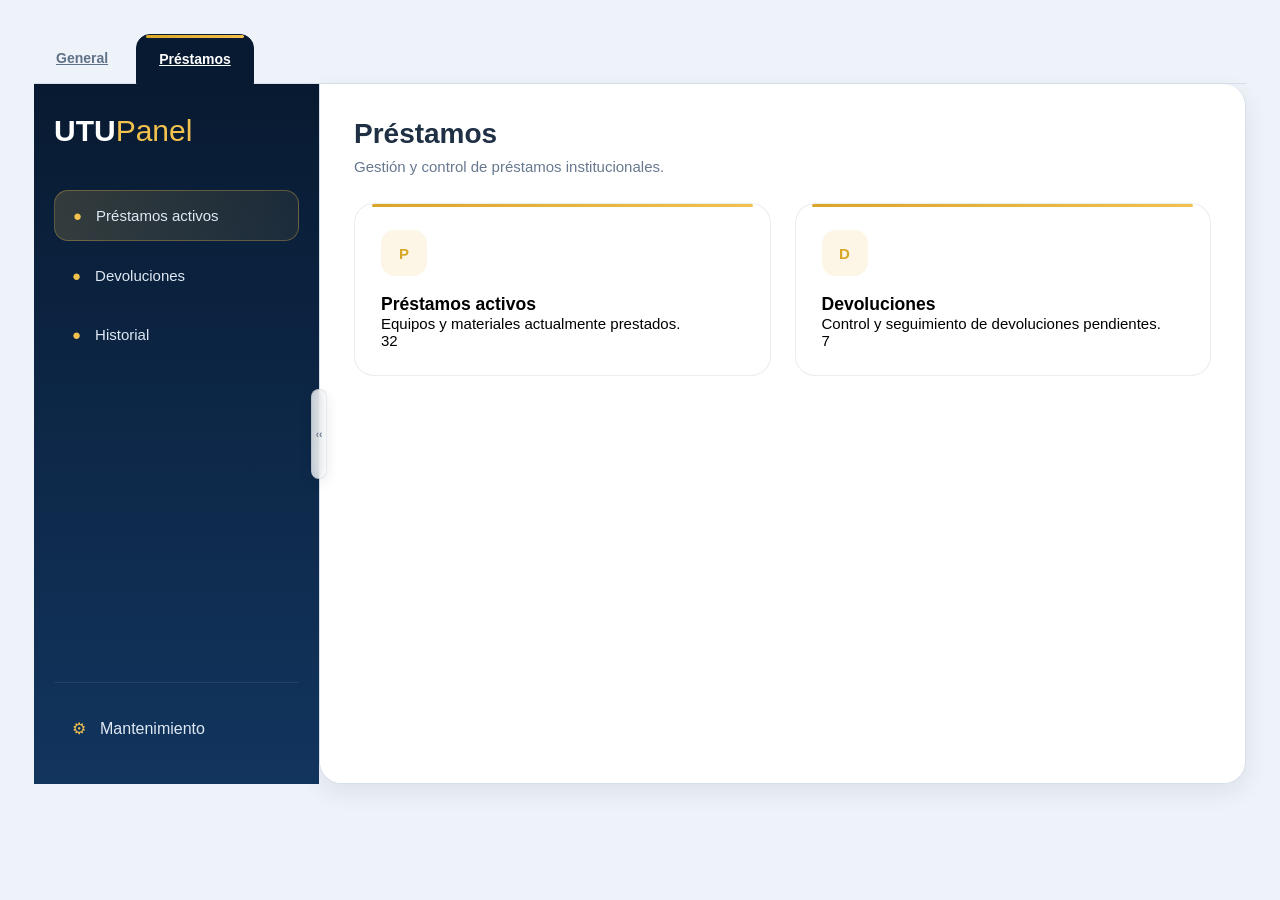
<file: html/prestamos/index.html>
<!DOCTYPE html>
<html lang="es">
<head>
<meta charset="UTF-8" />
<meta name="viewport" content="width=device-width, initial-scale=1.0"/>

<title>UTUPanel</title>

<link rel="stylesheet" href="../../css/generales.css">

</head>

<body>

<!-- MAIN -->

<main class="main" id="scroll">

    <!-- TABS -->

    <div class="tabs-wrapper">

        <!--
        <button class="tab " data-tab="general">
            General
        </button>

        <button class="tab active" data-tab="prestamos">
            Préstamos
        </button>
        -->

        <a class="tab" href="../general(tickets)/tickets/tickets.html">General</a>

        <a class="tab active" href="../prestamos/index.html">Préstamos</a>

    </div>

    <!-- =========================
         PRESTAMOS
    ========================== -->

    <div id="prestamos" class="tab-content active">

        <div class="tab-layout app" id="prestamosApp">

            <!-- SIDEBAR -->

            <aside class="sidebar">

                <div class="sidebar-toggle" data-toggle="prestamosApp">
                    ‹‹
                </div>

                <div>

                    <div class="brand">
                        <h1>UTU<span>Panel</span></h1>
                    </div>

                    <nav class="menu">

                        <a href="#" class="active">
                            <span class="icon">●</span>
                            <span>Préstamos activos</span>
                        </a>

                        <a href="#">
                            <span class="icon">●</span>
                            <span>Devoluciones</span>
                        </a>

                        <a href="#">
                            <span class="icon">●</span>
                            <span>Historial</span>
                        </a>

                    </nav>

                </div>

                <div class="sidebar-footer">

                    <a href="#">
                        <span class="icon">⚙</span>
                        <span>Mantenimiento</span>
                    </a>

                </div>

            </aside>

            <!-- CONTENT -->

            <div class="content-panel">

                <section class="header">

                    <h2>Préstamos</h2>

                    <p>
                        Gestión y control de préstamos institucionales.
                    </p>

                </section>

                <section class="grid">

                    <div class="card">

                        <div class="badge">P</div>

                        <h3>Préstamos activos</h3>

                        <p>
                            Equipos y materiales actualmente prestados.
                        </p>

                        <div class="metric">32</div>

                    </div>

                    <div class="card">

                        <div class="badge">D</div>

                        <h3>Devoluciones</h3>

                        <p>
                            Control y seguimiento de devoluciones pendientes.
                        </p>

                        <div class="metric">7</div>

                    </div>

                </section>

            </div>

        </div>

    </div>

</main>

<script src="../../javascript/general.js"></script>

</body>
</html>
</file>
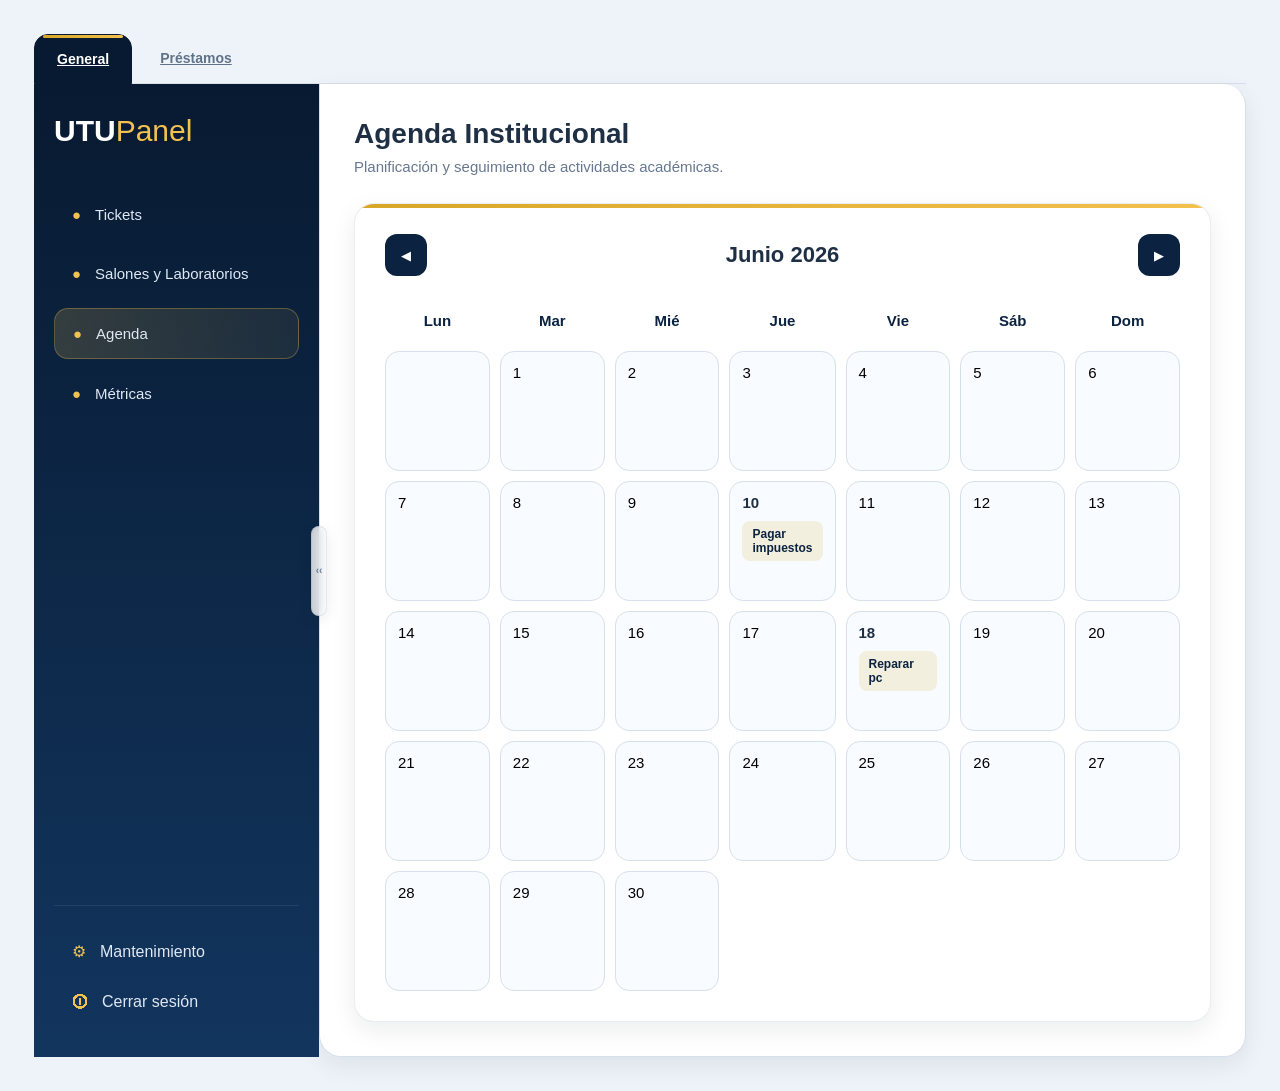
<file: html/general(tickets)/agenda/index.html>
<!DOCTYPE html>
<html lang="es">
<head>
<meta charset="UTF-8" />
<meta name="viewport" content="width=device-width, initial-scale=1.0"/>

<title>UTUPanel</title>

<link rel="stylesheet" href="../../../css/generales.css">
<link rel="stylesheet" href="../../../css/agenda.css">

</head>

<body>

<main class="main" id="scroll">

    <!-- TABS -->

    <div class="tabs-wrapper">

        <a class="tab active" href="../../general(tickets)/tickets/tickets.html">
            General
        </a>

        <a class="tab" href="../../prestamos/index.html">
            Préstamos
        </a>

    </div>

    <!-- CONTENIDO -->

    <div class="tab-content active">

        <div class="tab-layout app" id="generalApp">

            <!-- SIDEBAR -->

            <aside class="sidebar">

                <div class="sidebar-toggle" data-toggle="generalApp">
                    ‹‹
                </div>

                <div>

                    <div class="brand">
                        <h1>UTU<span>Panel</span></h1>
                    </div>

                    <nav class="menu">

                        <a href="../tickets/tickets.html">
                            <span class="icon">●</span>
                            <span>Tickets</span>
                        </a>

                        <a href="../salones_y_laboratorios/index.html">
                            <span class="icon">●</span>
                            <span>Salones y Laboratorios</span>
                        </a>

                        <a href="../agenda/index.html" class="active">
                            <span class="icon">●</span>
                            <span>Agenda</span>
                        </a>

                        <a href="../metricas/index.html">
                            <span class="icon">●</span>
                            <span>Métricas</span>
                        </a>

                    </nav>

                </div>

                <div class="sidebar-footer">

                    <a href="../mantenimiento/index.html">
                        <span class="icon">⚙</span>
                        <span>Mantenimiento</span>
                    </a>

                    <a href="../../login.html">
                        <span class="icon">⏼</span>
                        <span>Cerrar sesión</span>
                    </a>

                </div>

            </aside>

            <!-- PANEL DE CONTENIDO -->

            <div class="content-panel">

                <section class="header">

                    <h2>Agenda Institucional</h2>

                    <p>
                        Planificación y seguimiento de actividades académicas.
                    </p>

                </section>

                <section class="calendar-card">

                    <div class="calendar-toolbar">

                        <button class="calendar-btn">◀</button>

                        <h3>Junio 2026</h3>

                        <button class="calendar-btn">▶</button>

                    </div>

                    <div class="calendar-grid">

                        <div class="calendar-day-name">Lun</div>
                        <div class="calendar-day-name">Mar</div>
                        <div class="calendar-day-name">Mié</div>
                        <div class="calendar-day-name">Jue</div>
                        <div class="calendar-day-name">Vie</div>
                        <div class="calendar-day-name">Sáb</div>
                        <div class="calendar-day-name">Dom</div>

                        <div class="calendar-day"></div>
                        <div class="calendar-day">1</div>
                        <div class="calendar-day">2</div>
                        <div class="calendar-day">3</div>
                        <div class="calendar-day">4</div>
                        <div class="calendar-day">5</div>
                        <div class="calendar-day">6</div>

                        <div class="calendar-day">7</div>
                        <div class="calendar-day">8</div>
                        <div class="calendar-day">9</div>

                        <div class="calendar-day has-event">
                            <span class="day-number">10</span>

                            <div class="event">
                                Pagar impuestos
                            </div>
                        </div>

                        <div class="calendar-day">11</div>
                        <div class="calendar-day">12</div>
                        <div class="calendar-day">13</div>

                        <div class="calendar-day">14</div>
                        <div class="calendar-day">15</div>
                        <div class="calendar-day">16</div>
                        <div class="calendar-day">17</div>

                        <div class="calendar-day has-event">
                            <span class="day-number">18</span>

                            <div class="event">
                                Reparar pc
                            </div>
                        </div>

                        <div class="calendar-day">19</div>
                        <div class="calendar-day">20</div>

                        <div class="calendar-day">21</div>
                        <div class="calendar-day">22</div>
                        <div class="calendar-day">23</div>
                        <div class="calendar-day">24</div>
                        <div class="calendar-day">25</div>
                        <div class="calendar-day">26</div>
                        <div class="calendar-day">27</div>

                        <div class="calendar-day">28</div>
                        <div class="calendar-day">29</div>
                        <div class="calendar-day">30</div>

                    </div>

                </section>

            </div>            

        </div>

    </div>

</main>

<script src="../../../javascript/general.js"></script>

</body>
</html>
</file>
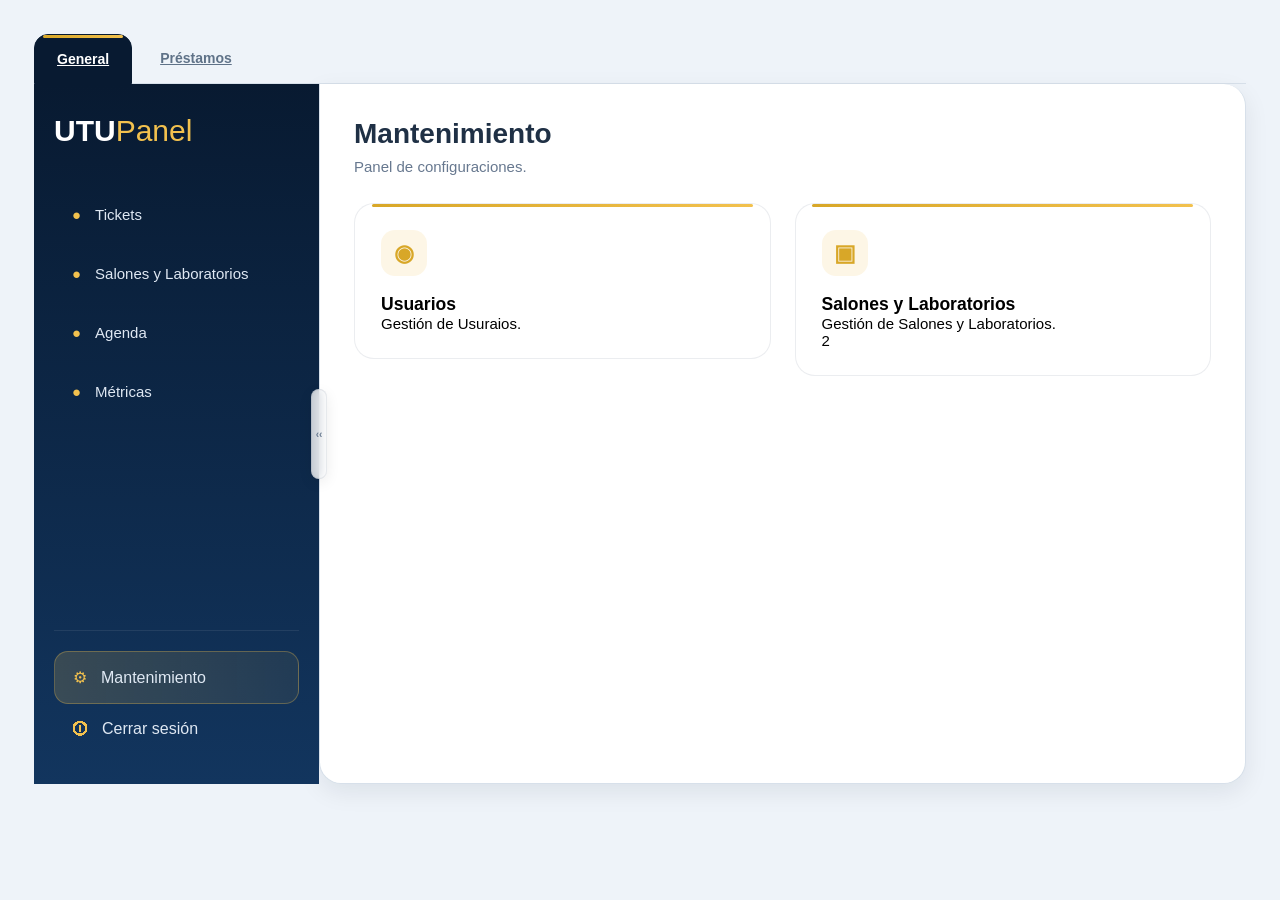
<file: html/general(tickets)/mantenimiento/index.html>
<!DOCTYPE html>
<html lang="es">
<head>
<meta charset="UTF-8" />
<meta name="viewport" content="width=device-width, initial-scale=1.0"/>

<title>UTUPanel</title>

<link rel="stylesheet" href="../../../css/generales.css">

</head>

<body>

<main class="main" id="scroll">

    <!-- TABS -->

    <div class="tabs-wrapper">
        
            <a class="tab active" href="../../general(tickets)/tickets/tickets.html">General</a>

            <a class="tab" href="../../prestamos/index.html">Préstamos</a>

    </div>

    
        
    </div>

    <!-- GENERAL -->
    <div id="general" class="tab-content active">

        <div class="tab-layout app" id="generalApp">

            <aside class="sidebar">

                <div class="sidebar-toggle" data-toggle="generalApp">
                    ‹‹
                </div>

                <div>

                    <div class="brand">
                        <h1>UTU<span>Panel</span></h1>
                    </div>

                    <nav class="menu">

                        <a href="../tickets/tickets.html">
                            <span class="icon">●</span>
                            <span>Tickets</span>
                        </a>

                        <a href="../salones_y_laboratorios/index.html">
                            <span  class="icon">●</span>
                            <span>Salones y Laboratorios</span>
                        </a>

                        <a href="../agenda/index.html">
                            <span class="icon">●</span>
                            <span>Agenda</span>
                        </a>

                        <a href="../metricas/index.html">
                            <span class="icon">●</span>
                            <span>Métricas</span>
                        </a>

                    </nav>

                </div>

                <div class="sidebar-footer">

                    <a href="../mantenimiento/index.html" class="active">
                        <span class="icon">⚙</span>
                        <span>Mantenimiento</span>
                    </a>

                    <a href="../../login.html">
                        <span class="icon">⏼</span>
                        <span>Cerrar sesión</span>
                    </a>

                </div>

            </aside>

            <div class="content-panel">

                <section class="header">

                    <h2>Mantenimiento</h2>

                    <p>Panel de configuraciones.</p>

                </section>

                <section class="grid">

                    <a href="#" class="card-link">
                        <div class="card">
                            <div class="badge badge-plus">◉</div>
                            <h3>Usuarios</h3>
                            <p>Gestión de Usuraios.</p>
                        </div>
                    </a>

                    <a href="#" class="card-link">
                        <div class="card">
                            <div class="badge badge-plus">▣</div>
                            <h3>Salones y Laboratorios</h3>
                            <p>Gestión de Salones y Laboratorios.</p>
                            <div class="metric">2</div>
                        </div>
                    </a>

                </section>

            </div>

        </div>
    </div>

</main>

<script src="../../../javascript/general.js"></script>

</body>
</html>
</file>
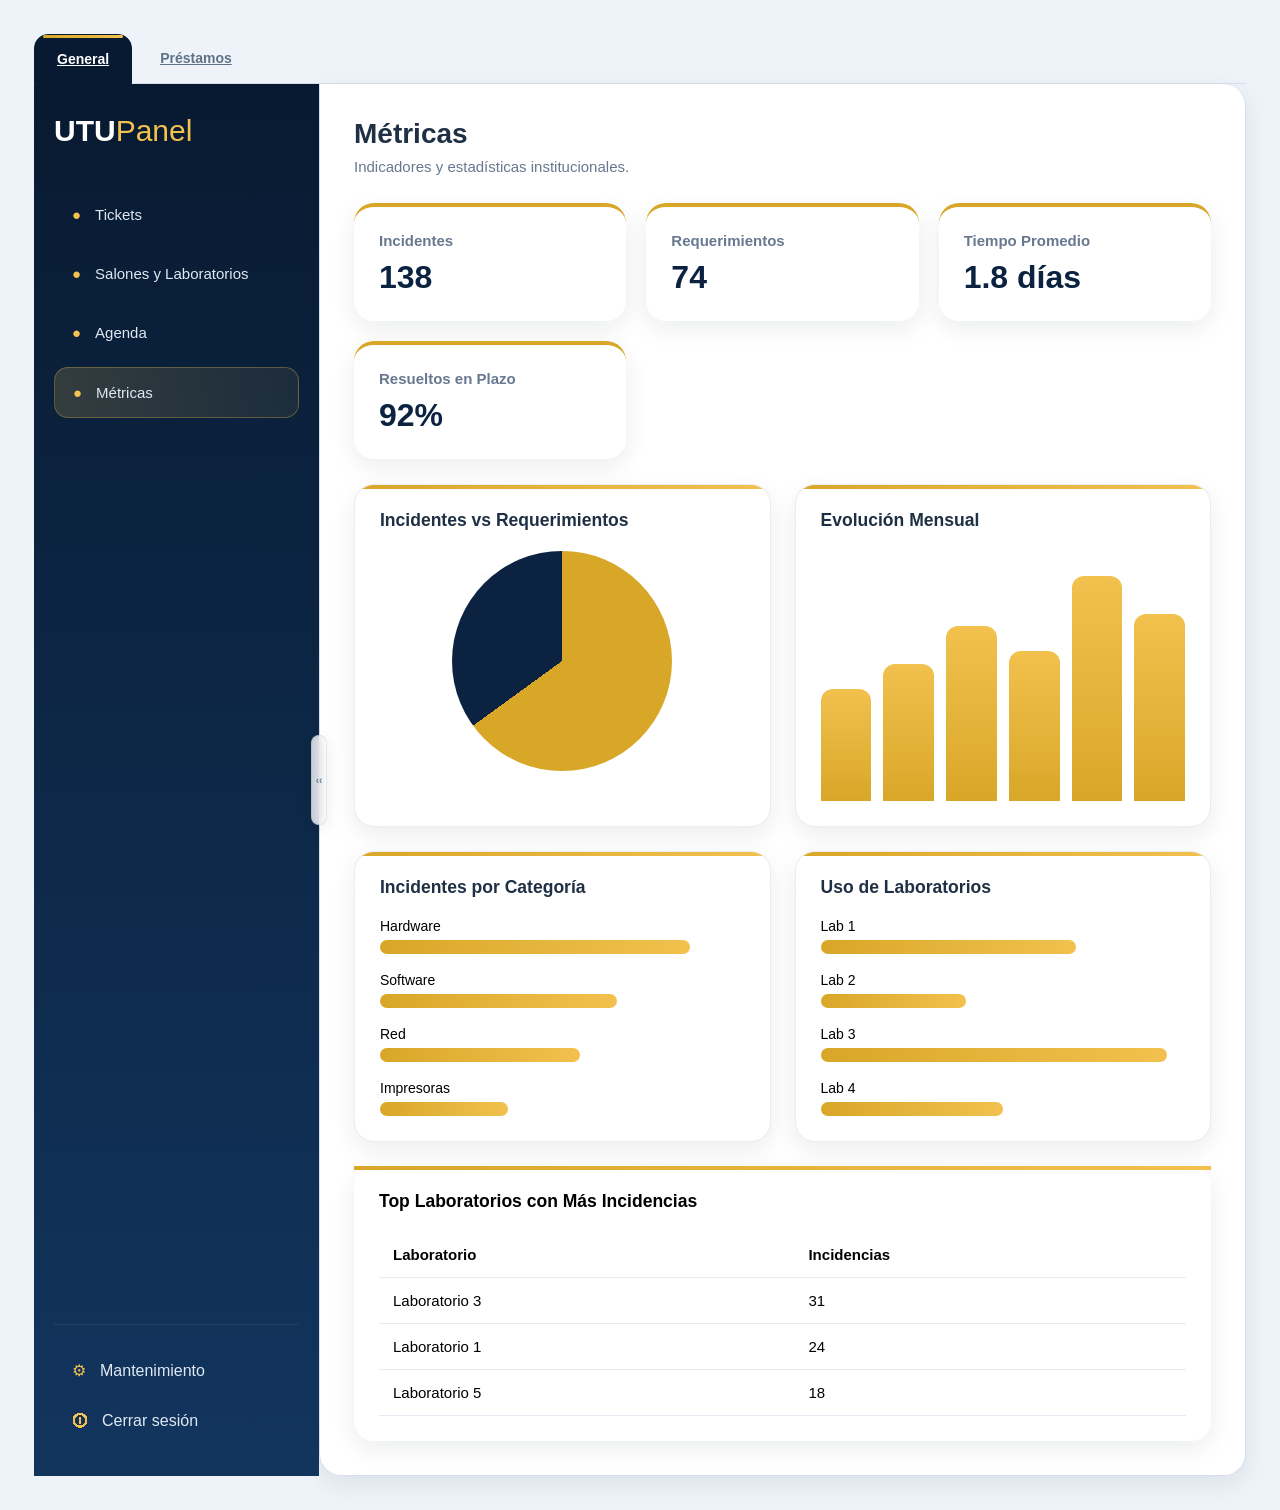
<file: html/general(tickets)/metricas/index.html>
<!DOCTYPE html>
<html lang="es">
<head>
<meta charset="UTF-8" />
<meta name="viewport" content="width=device-width, initial-scale=1.0"/>

<title>UTUPanel</title>

<link rel="stylesheet" href="../../../css/generales.css">
<link rel="stylesheet" href="../../../css/metricas.css">

</head>

<body>

<main class="main" id="scroll">

    <!-- TABS -->

    <div class="tabs-wrapper">

        <a class="tab active" href="../../general(tickets)/tickets/tickets.html">
            General
        </a>

        <a class="tab" href="../../prestamos/index.html">
            Préstamos
        </a>

    </div>

    <!-- CONTENIDO -->

    <div class="tab-content active">

        <div class="tab-layout app" id="generalApp">

            <!-- SIDEBAR -->

            <aside class="sidebar">

                <div class="sidebar-toggle" data-toggle="generalApp">
                    ‹‹
                </div>

                <div>

                    <div class="brand">
                        <h1>UTU<span>Panel</span></h1>
                    </div>

                    <nav class="menu">

                        <a href="../tickets/tickets.html">
                            <span class="icon">●</span>
                            <span>Tickets</span>
                        </a>

                        <a href="../salones_y_laboratorios/index.html">
                            <span class="icon">●</span>
                            <span>Salones y Laboratorios</span>
                        </a>

                        <a href="../agenda/index.html">
                            <span class="icon">●</span>
                            <span>Agenda</span>
                        </a>

                        <a href="../metricas/index.html" class="active">
                            <span class="icon" >●</span>
                            <span>Métricas</span>
                        </a>

                    </nav>

                </div>

                <div class="sidebar-footer">

                    <a href="../mantenimiento/index.html">
                        <span class="icon">⚙</span>
                        <span>Mantenimiento</span>
                    </a>

                    <a href="../../login.html">
                        <span class="icon">⏼</span>
                        <span>Cerrar sesión</span>
                    </a>

                </div>

            </aside>

            <!-- PANEL DE CONTENIDO -->

            <div class="content-panel">

                <section class="header">

                    <h2>Métricas</h2>

                    <p>
                        Indicadores y estadísticas institucionales.
                    </p>

                </section>

                <section class="stats-grid">

                    <div class="stat-card">
                        <h4>Incidentes</h4>
                        <span>138</span>
                    </div>

                    <div class="stat-card">
                        <h4>Requerimientos</h4>
                        <span>74</span>
                    </div>

                    <div class="stat-card">
                        <h4>Tiempo Promedio</h4>
                        <span>1.8 días</span>
                    </div>

                    <div class="stat-card">
                        <h4>Resueltos en Plazo</h4>
                        <span>92%</span>
                    </div>

                </section>

                <section class="charts-row">

                    <div class="chart-card">

                        <h3>Incidentes vs Requerimientos</h3>

                        <div class="pie-chart"></div>

                    </div>

                    <div class="chart-card">

                        <h3>Evolución Mensual</h3>

                        <div class="bars-chart">

                            <div class="bar" style="height:45%"></div>
                            <div class="bar" style="height:55%"></div>
                            <div class="bar" style="height:70%"></div>
                            <div class="bar" style="height:60%"></div>
                            <div class="bar" style="height:90%"></div>
                            <div class="bar" style="height:75%"></div>

                        </div>

                    </div>

                </section>

                <section class="charts-row">

                    <div class="chart-card">

                        <h3>Incidentes por Categoría</h3>

                        <div class="horizontal-bars">

                            <div class="h-bar">
                                <span>Hardware</span>
                                <div class="fill" style="width:85%"></div>
                            </div>

                            <div class="h-bar">
                                <span>Software</span>
                                <div class="fill" style="width:65%"></div>
                            </div>

                            <div class="h-bar">
                                <span>Red</span>
                                <div class="fill" style="width:55%"></div>
                            </div>

                            <div class="h-bar">
                                <span>Impresoras</span>
                                <div class="fill" style="width:35%"></div>
                            </div>

                        </div>

                    </div>

                    <div class="chart-card">

                        <h3>Uso de Laboratorios</h3>

                        <div class="horizontal-bars">

                            <div class="h-bar">
                                <span>Lab 1</span>
                                <div class="fill" style="width:70%"></div>
                            </div>

                            <div class="h-bar">
                                <span>Lab 2</span>
                                <div class="fill" style="width:40%"></div>
                            </div>

                            <div class="h-bar">
                                <span>Lab 3</span>
                                <div class="fill" style="width:95%"></div>
                            </div>

                            <div class="h-bar">
                                <span>Lab 4</span>
                                <div class="fill" style="width:50%"></div>
                            </div>

                        </div>

                    </div>

                </section>

                <section class="table-card">

                    <h3>Top Laboratorios con Más Incidencias</h3>

                    <table>

                        <thead>
                            <tr>
                                <th>Laboratorio</th>
                                <th>Incidencias</th>
                            </tr>
                        </thead>

                        <tbody>

                            <tr>
                                <td>Laboratorio 3</td>
                                <td>31</td>
                            </tr>

                            <tr>
                                <td>Laboratorio 1</td>
                                <td>24</td>
                            </tr>

                            <tr>
                                <td>Laboratorio 5</td>
                                <td>18</td>
                            </tr>

                        </tbody>

                    </table>

                </section>

            </div>

        </div>

    </div>

</main>

<script src="../../../javascript/general.js"></script>

</body>
</html>
</file>
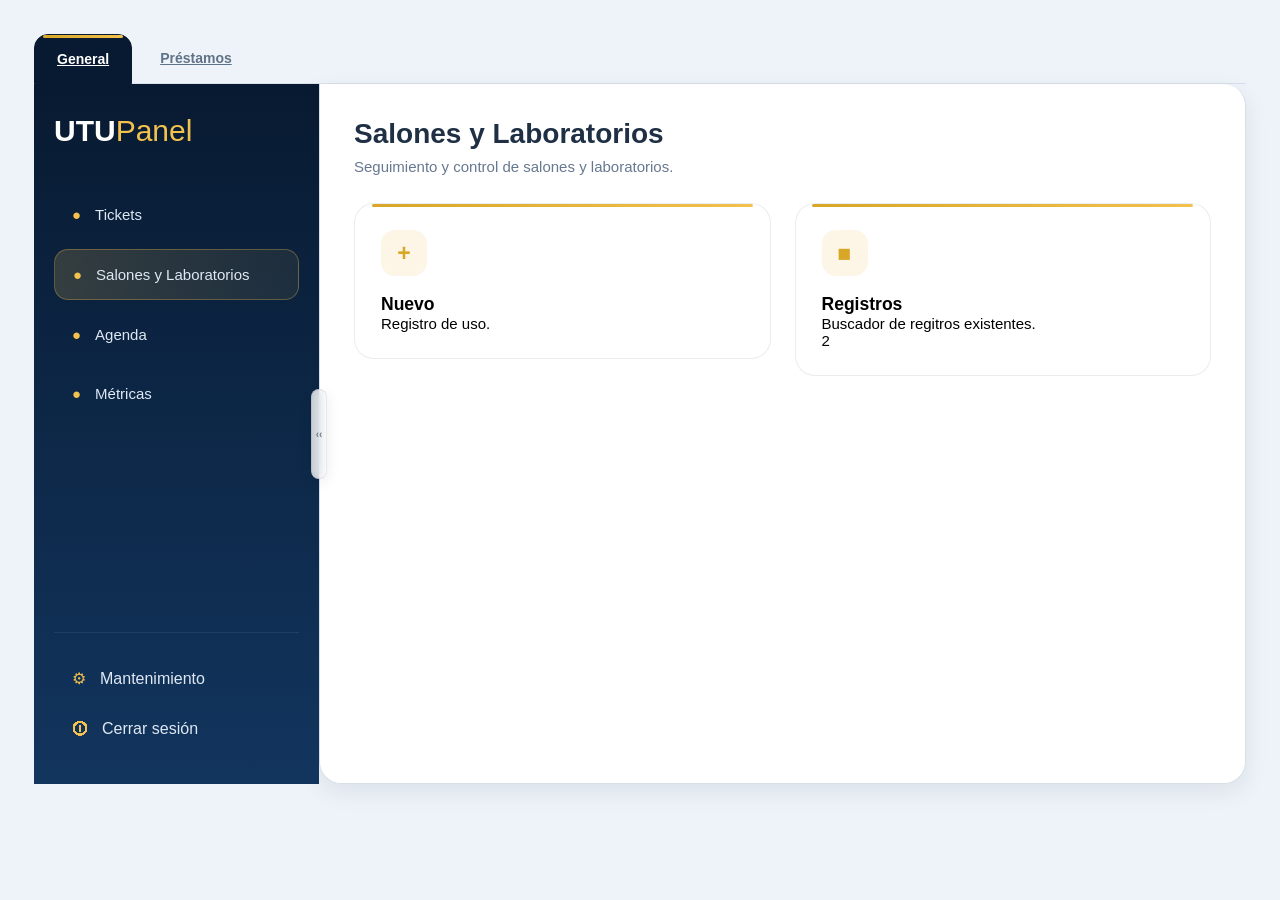
<file: html/general(tickets)/salones_y_laboratorios/index.html>
<!DOCTYPE html>
<html lang="es">
<head>
<meta charset="UTF-8" />
<meta name="viewport" content="width=device-width, initial-scale=1.0"/>

<title>UTUPanel</title>

<link rel="stylesheet" href="../../../css/generales.css">

</head>

<body>

<main class="main" id="scroll">

    <!-- TABS -->

    <div class="tabs-wrapper">
        
            <a class="tab active" href="../tickets/tickets.html">General</a>

            <a class="tab" href="../../prestamos/index.html">Préstamos</a>

    </div>

    
        
    </div>

    <!-- GENERAL -->
    <div id="general" class="tab-content active">

        <div class="tab-layout app" id="generalApp">

            <aside class="sidebar">

                <div class="sidebar-toggle" data-toggle="generalApp">
                    ‹‹
                </div>

                <div>

                    <div class="brand">
                        <h1>UTU<span>Panel</span></h1>
                    </div>

                    <nav class="menu">

                        <a href="../tickets/tickets.html">
                            <span class="icon">●</span>
                            <span>Tickets</span>
                        </a>

                        <a href="../salones_y_laboratorios/index.html" class="active">
                            <span  class="icon">●</span>
                            <span>Salones y Laboratorios</span>
                        </a>

                        <a href="../agenda/index.html">
                            <span class="icon">●</span>
                            <span>Agenda</span>
                        </a>

                        <a href="../metricas/index.html">
                            <span class="icon">●</span>
                            <span>Métricas</span>
                        </a>

                    </nav>

                </div>

                <div class="sidebar-footer">

                    <a href="../mantenimiento/index.html">
                        <span class="icon">⚙</span>
                        <span>Mantenimiento</span>
                    </a>

                    <a href="../../login.html">
                        <span class="icon">⏼</span>
                        <span>Cerrar sesión</span>
                    </a>

                </div>

            </aside>

            <div class="content-panel">

                <section class="header">

                    <h2>Salones y Laboratorios</h2>

                    <p>Seguimiento y control de salones y laboratorios.</p>

                </section>

                <section class="grid">

                    <a href="../salones_y_laboratorios/registro_de_uso.html" class="card-link">
                        <div class="card">
                            <div class="badge badge-plus">+</div>
                            <h3>Nuevo</h3>
                            <p>Registro de uso.</p>
                        </div>
                    </a>

                    <a href="../salones_y_laboratorios/registros.html" class="card-link">
                        <div class="card">
                            <div class="badge badge-plus">■</div>
                            <h3>Registros</h3>
                            <p>Buscador de regitros existentes.</p>
                            <div class="metric">2</div>
                        </div>
                    </a>

                </section>

            </div>

        </div>
    </div>

</main>

<script src="../../../javascript/general.js"></script>

</body>
</html>
</file>
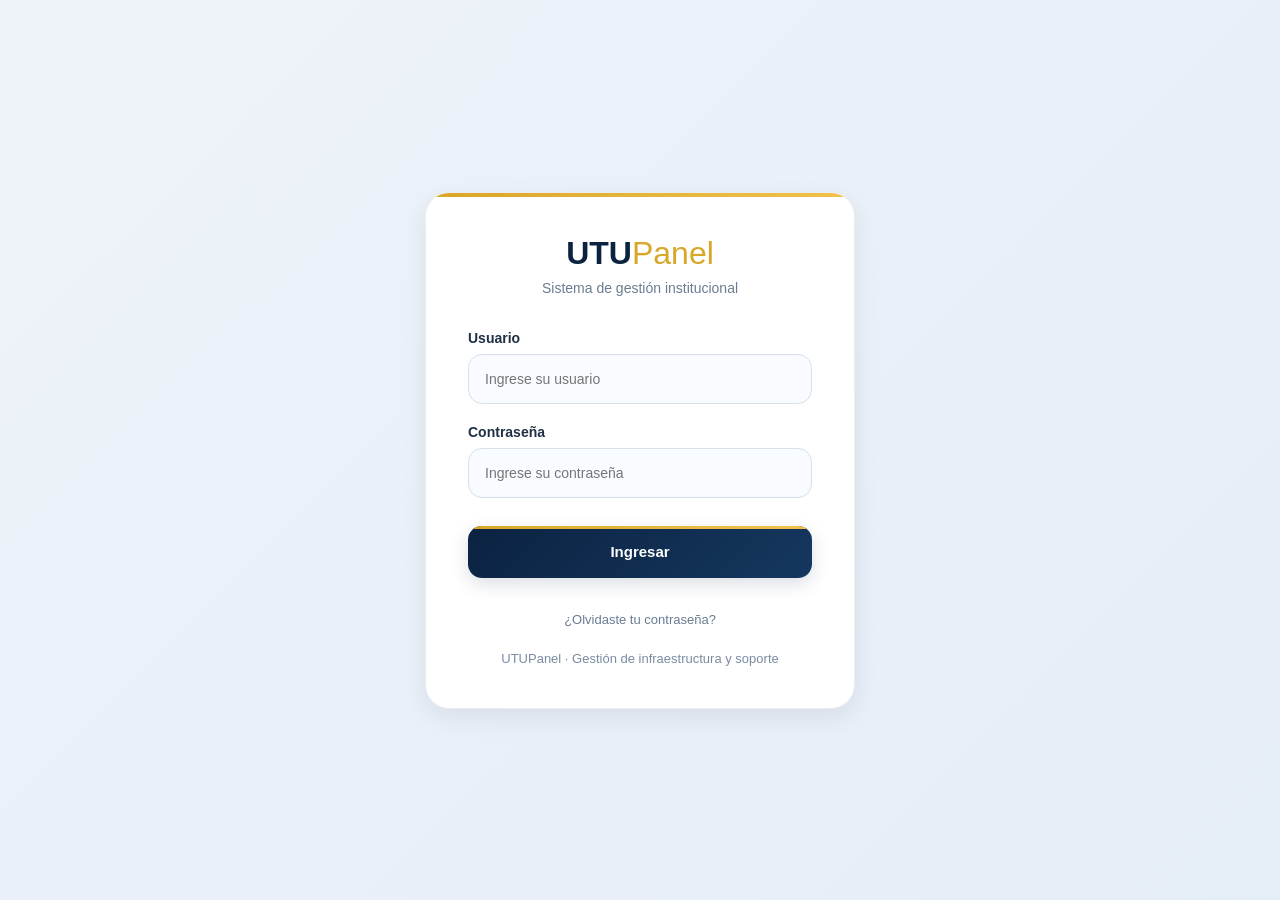
<file: html/login.html>
<!DOCTYPE html>
<html lang="es">
<head>
<meta charset="UTF-8">
<meta name="viewport" content="width=device-width, initial-scale=1.0">

<title>UTUPanel - Iniciar Sesión</title>

<link rel="stylesheet" href="../css/login.css">

</head>

<body>

    <div class="login-card">

        <div class="brand">

            <h1>UTU<span>Panel</span></h1>

            <p>
                Sistema de gestión institucional
            </p>

        </div>

        <form class="login-form">

            <div class="form-group">
                <label for="usuario">Usuario</label>

                <input
                    type="text"
                    id="usuario"
                    placeholder="Ingrese su usuario"
                >
            </div>

            <div class="form-group">
                <label for="password">Contraseña</label>

                <input
                    type="password"
                    id="password"
                    placeholder="Ingrese su contraseña"
                >
            </div>

            <button class="btn-login" type="submit">
                Ingresar
            </button>

        </form>

        <div class="footer">
            <a href="#" class="forgot-password">
                ¿Olvidaste tu contraseña?
            </a>
        </div>
        
        <div class="footer">
            UTUPanel · Gestión de infraestructura y soporte
        </div>

    </div>

<script src="/javascript/login.js"></script>    
</body>
</html>
</file>
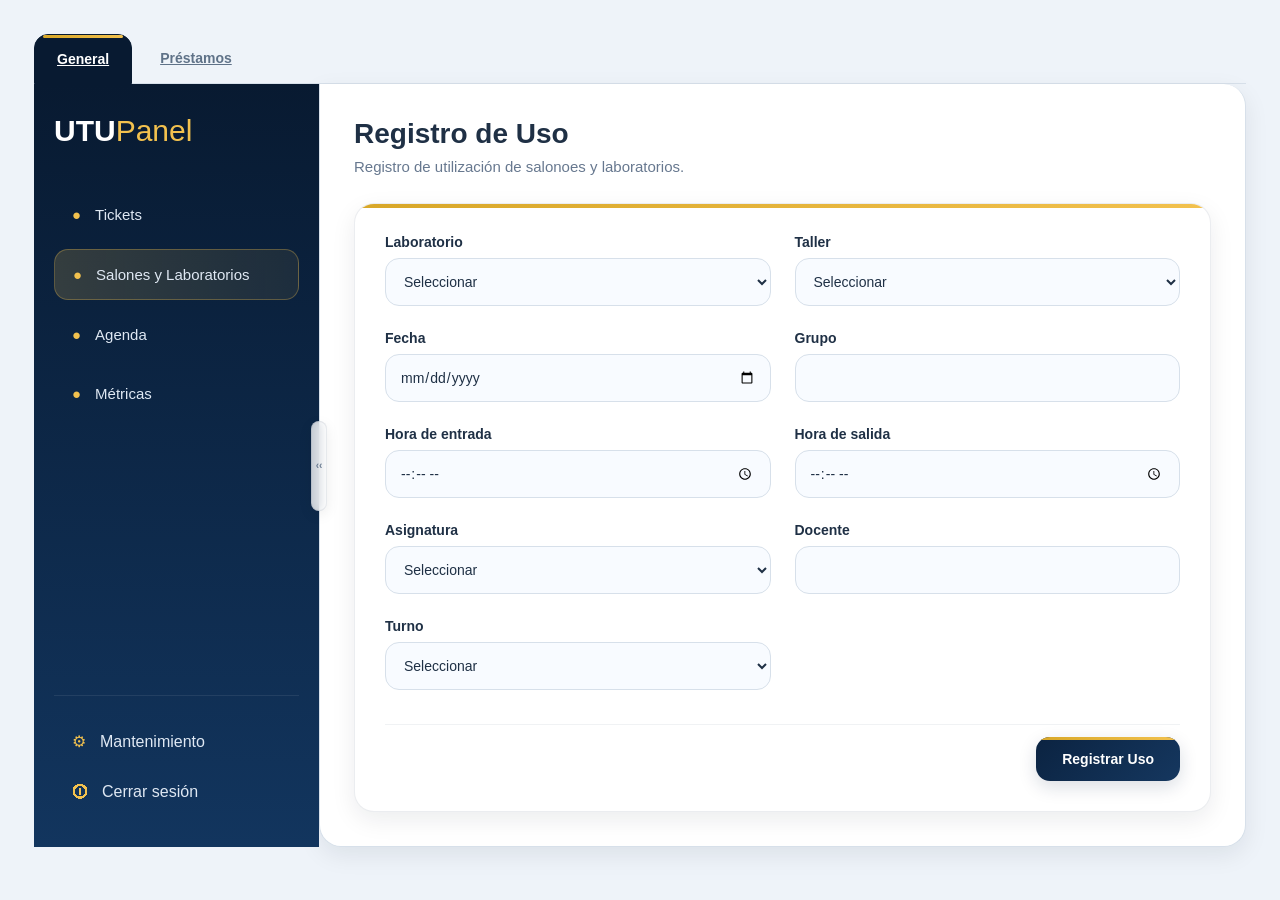
<file: html/general(tickets)/salones_y_laboratorios/registro_de_uso.html>
<!DOCTYPE html>
<html lang="es">
<head>
<meta charset="UTF-8" />
<meta name="viewport" content="width=device-width, initial-scale=1.0"/>

<title>UTUPanel</title>

<link rel="stylesheet" href="../../../css/generales.css">
<link rel="stylesheet" href="../../../css/registro_de_uso_de_aula.css">

</head>

<body>

<main class="main" id="scroll">

    <!-- TABS -->

    <div class="tabs-wrapper">

        <a class="tab active" href="../tickets/tickets.html">
            General
        </a>

        <a class="tab" href="../../prestamos/index.html">
            Préstamos
        </a>

    </div>

    <!-- CONTENIDO -->

    <div class="tab-content active">

        <div class="tab-layout app" id="generalApp">

            <!-- SIDEBAR -->

            <aside class="sidebar">

                <div class="sidebar-toggle" data-toggle="generalApp">
                    ‹‹
                </div>

                <div>

                    <div class="brand">
                        <h1>UTU<span>Panel</span></h1>
                    </div>

                    <nav class="menu">

                        <a href="../tickets/tickets.html">
                            <span class="icon">●</span>
                            <span>Tickets</span>
                        </a>

                        <a href="../salones_y_laboratorios/index.html" class="active">
                            <span class="icon">●</span>
                            <span>Salones y Laboratorios</span>
                        </a>

                        <a href="../general(tickets)/agenda/index.html">
                            <span class="icon">●</span>
                            <span>Agenda</span>
                        </a>

                        <a href="../general(tickets)/metricas/index.html">
                            <span class="icon">●</span>
                            <span>Métricas</span>
                        </a>

                    </nav>

                </div>

                <div class="sidebar-footer">

                    <a href="../mantenimiento/index.html">
                        <span class="icon">⚙</span>
                        <span>Mantenimiento</span>
                    </a>

                    <a href="../../login.html">
                        <span class="icon">⏼</span>
                        <span>Cerrar sesión</span>
                    </a>

                </div>

            </aside>

            <!-- PANEL DE CONTENIDO -->

            <div class="content-panel">

                <section class="header">

                    <h2>Registro de Uso</h2>

                    <p>
                        Registro de utilización de salonoes y laboratorios.
                    </p>

                </section>

                <section class="form-card">

                    <form class="registro-form">

                        <div class="form-group">
                            <label for="laboratorio">Laboratorio</label>
                            <select id="laboratorio" name="laboratorio">
                                <option value="">Seleccionar</option>
                                <option>Laboratorio 1</option>
                                <option>Laboratorio 2</option>
                                <option>Laboratorio 3</option>
                                <option>Laboratorio 4</option>
                                <option>Laboratorio 5</option>
                                <option>Laboratorio 6</option>
                                <option>Laboratorio 7</option>
                                <option>Laboratorio 8</option>
                            </select>
                        </div>

                        <div class="form-group">
                            <label for="taller">Taller</label>
                            <select id="taller" name="taller">
                                <option value="">Seleccionar</option>
                                <option>Taller 1</option>
                                <option>Taller 2</option>
                                <option>Taller 3</option>
                            </select>
                        </div>

                        <div class="form-group">
                            <label for="fecha">Fecha</label>
                            <input type="date" id="fecha" name="fecha">
                        </div>

                        <div class="form-group">
                            <label for="grupo">Grupo</label>
                            <input type="text" id="grupo" name="grupo">
                        </div>

                        <div class="form-group">
                            <label for="entrada">Hora de entrada</label>
                            <input type="time" id="entrada" name="entrada">
                        </div>

                        <div class="form-group">
                            <label for="salida">Hora de salida</label>
                            <input type="time" id="salida" name="salida">
                        </div>

                        
                        <div class="form-group">
                            <label for="asignatura">Asignatura</label>
                            <select id="asignatura" name="asignatura">
                                <option value="">Seleccionar</option>
                                <option>Sistemas Operativos</option>
                                <option>Programacion Full Stack</option>
                                <option>Física</option>
                                <option>Matemáticas</option>
                                <option>Emprendedurismo y gestión de Empresas</option>
                                <option>Cálculo</option>
                                <option>Filosofía</option>
                                <option>Ciberseguridad</option>

                            </select>
                        </div>

                        <!--
                        <div class="form-group">
                            <label for="asignatura">Asignatura</label>
                            <input type="text" id="asignatura" name="asignatura">
                        </div>
                        -->

                        <div class="form-group">
                            <label for="docente">Docente</label>
                            <input type="text" id="docente" name="docente">
                        </div>

                        <div class="form-group">
                            <label for="turno">Turno</label>
                            <select id="turno" name="turno">
                                <option value="">Seleccionar</option>
                                <option>Matutino</option>
                                <option>Vespertino</option>
                                <option>Nocturno</option>
                            </select>
                        </div>

                        <div class="form-actions">

                            <button type="submit" class="btn-primary">
                                Registrar Uso
                            </button>

                        </div>

                    </form>

                </section>

            </div>

        </div>

    </div>

</main>

<script src="../../../javascript/general.js"></script>

</body>
</html>
</file>
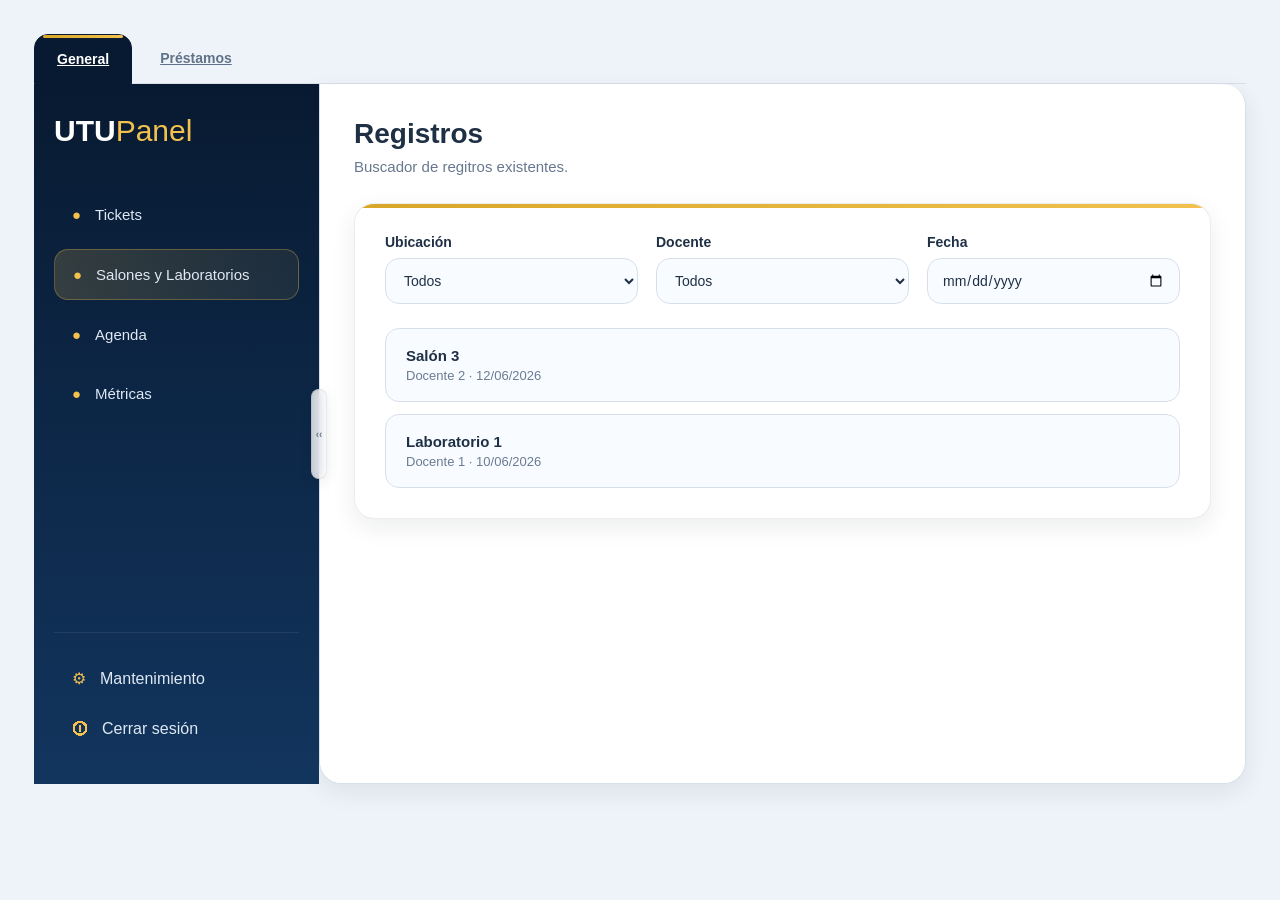
<file: html/general(tickets)/salones_y_laboratorios/registros.html>
<!DOCTYPE html>
<html lang="es">
<head>
<meta charset="UTF-8" />
<meta name="viewport" content="width=device-width, initial-scale=1.0"/>

<title>UTUPanel</title>

<link rel="stylesheet" href="../../../css/generales.css">
<link rel="stylesheet" href="../../../css/mis_tickets.css">

</head>

<body>

<main class="main" id="scroll">

    <!-- TABS -->

    <div class="tabs-wrapper">

        <a class="tab active" href="../tickets/tickets.html">
            General
        </a>

        <a class="tab" href="../../prestamos/index.html">
            Préstamos
        </a>

    </div>

    <!-- CONTENIDO -->

    <div class="tab-content active">

        <div class="tab-layout app" id="generalApp">

            <!-- SIDEBAR -->

            <aside class="sidebar">

                <div class="sidebar-toggle" data-toggle="generalApp">
                    ‹‹
                </div>

                <div>

                    <div class="brand">
                        <h1>UTU<span>Panel</span></h1>
                    </div>

                    <nav class="menu">

                        <a href="../tickets/tickets.html">
                            <span class="icon">●</span>
                            <span>Tickets</span>
                        </a>

                        <a href="../salones_y_laboratorios/index.html" class="active">
                            <span class="icon">●</span>
                            <span>Salones y Laboratorios</span>
                        </a>

                        <a href="../agenda/index.html">
                            <span class="icon">●</span>
                            <span>Agenda</span>
                        </a>

                        <a href="../metricas/index.html">
                            <span class="icon">●</span>
                            <span>Métricas</span>
                        </a>

                    </nav>

                </div>

                <div class="sidebar-footer">

                    <a href="../mantenimiento/index.html">
                        <span class="icon">⚙</span>
                        <span>Mantenimiento</span>
                    </a>

                    <a href="../../login.html">
                        <span class="icon">⏼</span>
                        <span>Cerrar sesión</span>
                    </a>

                </div>

            </aside>

            <!-- PANEL DE CONTENIDO -->
            <div class="content-panel">

                <!-- HEADER -->
                <section class="header">

                    <h2>Registros</h2>

                    <p>
                        Buscador de regitros existentes.
                    </p>

                </section>

                <!-- FILTROS -->
                <div class="form-card">
                    <section class="ticket-filters-card">

                        <form class="ticket-filters">
                            
                            <div class="form-group">
                                <label for="ubicacion">Ubicación</label>

                                <select id="ubicacion" name="ubicacion">

                                    <option value="">Seleccionar</option>
                                    
                                    <option selected>Todos</option>
                                    <option>Salón 1</option>
                                    <option>Salón 2</option>
                                    <option>Salón 3</option>
                                    <option>Salón 4</option>
                                    <option>Salón 5</option>
                                    <option>Salón 6</option>
                                    <option>Salón 7</option>
                                    <option>Salón 8</option>

                                    <option>Laboratorio 1</option>
                                    <option>Laboratorio 2</option>
                                    <option>Laboratorio 3</option>
                                    <option>Laboratorio 4</option>
                                    <option>Laboratorio 5</option>
                                    <option>Laboratorio 6</option>
                                    <option>Laboratorio 7</option>
                                    <option>Laboratorio 8</option>

                                </select>
                            </div>

                            <div class="form-group">
                                <label for="filtro_docente">Docente</label>
                                <select id="filtro_docente">
                                    <option value="" selected>Todos</option>
                                    <option value="a_mi">Docente 1</option>
                                    <option value="asistente">Docente 2</option>
                                </select>
                            </div>

                            <div class="form-group">
                                <label for="filtro_fecha">Fecha</label>
                                <input type="date" id="filtro_fecha">
                            </div>


                        </form>

                    </section>

                    <!-- LISTADO -->
                    <section class="">

                        <div class="ticket-list">

                            <!-- ITEM -->
                            <div class="ticket-item">

                                <div class="ticket-main">
                                    <h3>Salón 3</h3>
                                    <p>Docente 2 · 12/06/2026</p>
                                </div>

                                <div class="ticket-badges">


                                </div>

                            </div>

                            <!-- ITEM -->
                            <div class="ticket-item">

                                <div class="ticket-main">
                                    <h3>Laboratorio 1</h3>
                                    <p>Docente 1 · 10/06/2026</p>
                                </div>

                                <div class="ticket-badges">

                                    

                                </div>

                            </div>

                        </div>

                    </section>
                </div>
            </div>

        </div>

    </div>

</main>

<script src="../../../javascript/general.js"></script>

</body>
</html>
</file>
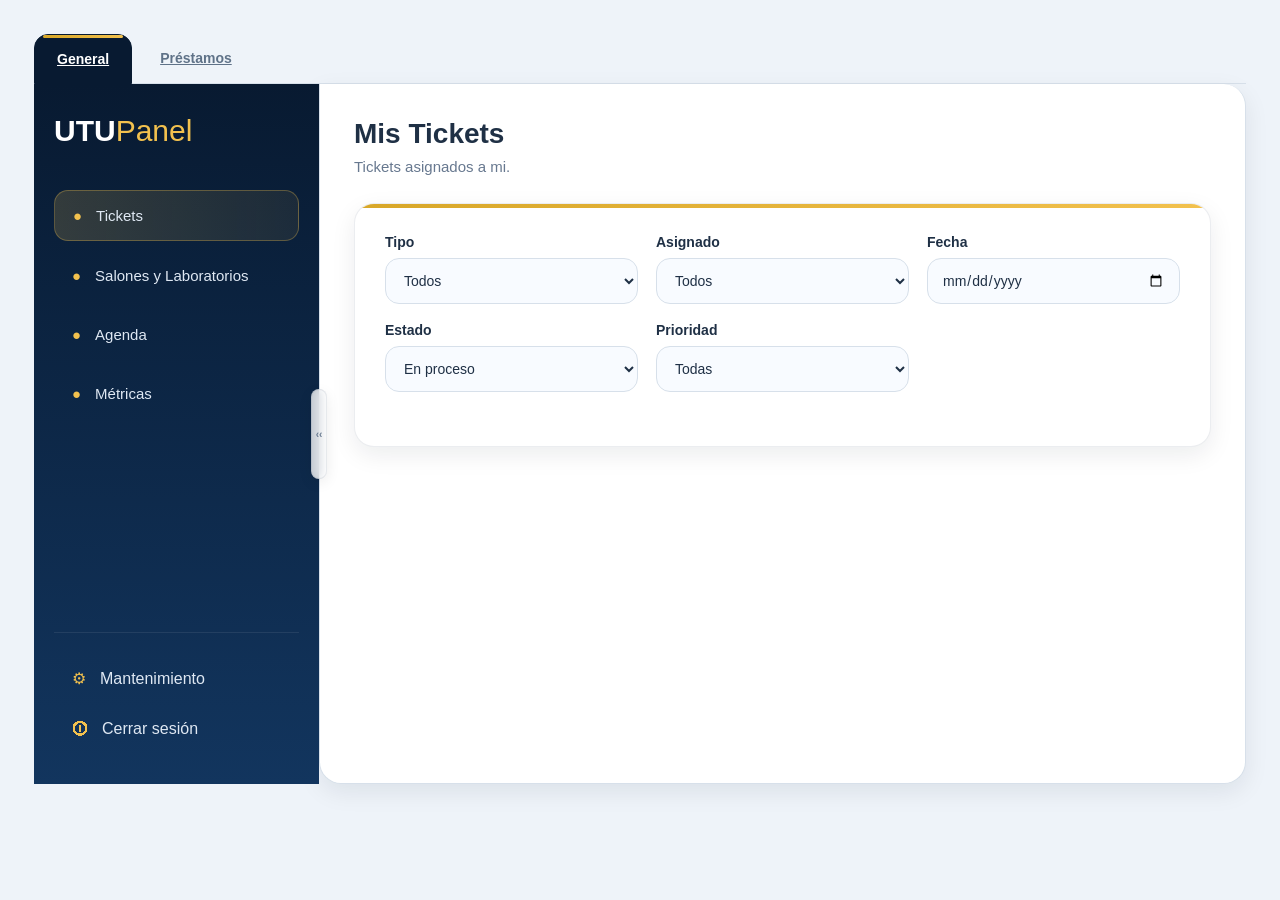
<file: html/general(tickets)/tickets/activos.html>
<!DOCTYPE html>
<html lang="es">
<head>
<meta charset="UTF-8" />
<meta name="viewport" content="width=device-width, initial-scale=1.0"/>

<title>UTUPanel</title>

<link rel="stylesheet" href="../../../css/generales.css">
<link rel="stylesheet" href="../../../css/mis_tickets.css">

</head>

<body>

<main class="main" id="scroll">

    <!-- TABS -->

    <div class="tabs-wrapper">

        <a class="tab active" href="../../general(tickets)/tickets/tickets.html">
            General
        </a>

        <a class="tab" href="../../prestamos/index.html">
            Préstamos
        </a>

    </div>

    <!-- CONTENIDO -->

    <div class="tab-content active">

        <div class="tab-layout app" id="generalApp">

            <!-- SIDEBAR -->

            <aside class="sidebar">

                <div class="sidebar-toggle" data-toggle="generalApp">
                    ‹‹
                </div>

                <div>

                    <div class="brand">
                        <h1>UTU<span>Panel</span></h1>
                    </div>

                    <nav class="menu">

                        <a href="../tickets/tickets.html" class="active">
                            <span class="icon">●</span>
                            <span>Tickets</span>
                        </a>

                        <a href="../salones_y_laboratorios/index.html">
                            <span class="icon">●</span>
                            <span>Salones y Laboratorios</span>
                        </a>

                        <a href="../agenda/index.html">
                            <span class="icon">●</span>
                            <span>Agenda</span>
                        </a>

                        <a href="../metricas/index.html">
                            <span class="icon">●</span>
                            <span>Métricas</span>
                        </a>

                    </nav>

                </div>

                <div class="sidebar-footer">

                    <a href="../mantenimiento/index.html">
                        <span class="icon">⚙</span>
                        <span>Mantenimiento</span>
                    </a>

                    <a href="../../login.html">
                        <span class="icon">⏼</span>
                        <span>Cerrar sesión</span>
                    </a>

                </div>

            </aside>

            <!-- PANEL DE CONTENIDO -->
            <div class="content-panel">

                <!-- HEADER -->
                <section class="header">

                    <h2>Mis Tickets</h2>

                    <p>
                        Tickets asignados a mi.
                    </p>

                </section>

                <!-- FILTROS -->
                <div class="form-card">
                    <section class="ticket-filters-card">

                        <form class="ticket-filters">
                            
                            <div class="form-group">
                                <label for="filtro_tipo">Tipo</label>
                                <select id="filtro_tipo">
                                    <option value="" selected>Todos</option>
                                    <option value="incidencia">Incidencia</option>
                                    <option value="requerimiento">Requerimiento</option>
                                </select>
                            </div>

                            <div class="form-group">
                                <label for="filtro_asignado">Asignado</label>
                                <select id="filtro_asignado">
                                    <option value="" selected>Todos</option>
                                    <option value="a_mi">A mi</option>
                                    <option value="asistente">Asistente</option>
                                </select>
                            </div>

                            <div class="form-group">
                                <label for="filtro_fecha">Fecha</label>
                                <input type="date" id="filtro_fecha">
                            </div>

                            <div class="form-group">
                                <label for="filtro_estado">Estado</label>
                                <select id="filtro_estado">
                                    <option value="">Todos</option>
                                    <option value="pendiente">Pendiente</option>
                                    <option value="en_proceso" selected>En proceso</option>
                                    <option value="cerrado">Cerrado</option>
                                    <option value="vencido">Vencido</option>
                                </select>
                            </div>

                            <div class="form-group">
                                <label for="filtro_prioridad">Prioridad</label>
                                <select id="filtro_prioridad">
                                    <option value="" selected>Todas</option>
                                    <option>Baja</option>
                                    <option>Media</option>
                                    <option>Alta</option>
                                    <option>Crítica</option>
                                </select>
                            </div>

                        </form>

                    </section>

                    <!-- LISTADO -->
                    <section class="">

                        <div class="ticket-list">

                            

                        </div>

                    </section>
                </div>
            </div>

        </div>

    </div>

</main>

<script src="../../../javascript/general.js"></script>

</body>
</html>
</file>
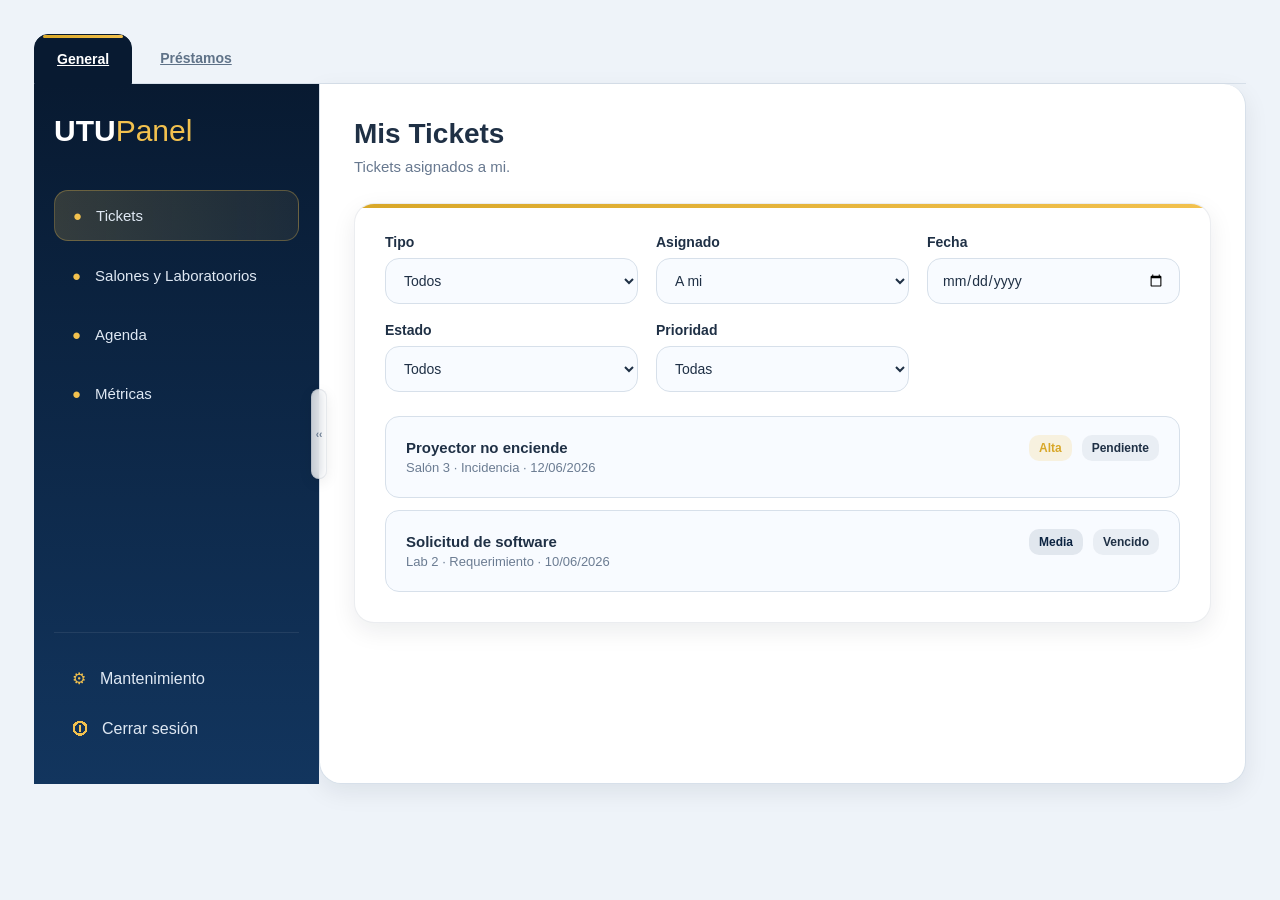
<file: html/general(tickets)/tickets/mis_tickets.html>
<!DOCTYPE html>
<html lang="es">
<head>
<meta charset="UTF-8" />
<meta name="viewport" content="width=device-width, initial-scale=1.0"/>

<title>UTUPanel</title>

<link rel="stylesheet" href="../../../css/generales.css">
<link rel="stylesheet" href="../../../css/mis_tickets.css">

</head>

<body>

<main class="main" id="scroll">

    <!-- TABS -->

    <div class="tabs-wrapper">

        <a class="tab active" href="../../general(tickets)/tickets/tickets.html">
            General
        </a>

        <a class="tab" href="../../prestamos/index.html">
            Préstamos
        </a>

    </div>

    <!-- CONTENIDO -->

    <div class="tab-content active">

        <div class="tab-layout app" id="generalApp">

            <!-- SIDEBAR -->

            <aside class="sidebar">

                <div class="sidebar-toggle" data-toggle="generalApp">
                    ‹‹
                </div>

                <div>

                    <div class="brand">
                        <h1>UTU<span>Panel</span></h1>
                    </div>

                    <nav class="menu">

                        <a href="../tickets/tickets.html" class="active">
                            <span class="icon">●</span>
                            <span>Tickets</span>
                        </a>

                        <a href="../salones_y_laboratorios/index.html">
                            <span class="icon">●</span>
                            <span>Salones y Laboratoorios</span>
                        </a>

                        <a href="../agenda/index.html">
                            <span class="icon">●</span>
                            <span>Agenda</span>
                        </a>

                        <a href="../metricas/index.html">
                            <span class="icon">●</span>
                            <span>Métricas</span>
                        </a>

                    </nav>

                </div>

                <div class="sidebar-footer">

                    <a href="../mantenimiento/index.html">
                        <span class="icon">⚙</span>
                        <span>Mantenimiento</span>
                    </a>

                    <a href="../../login.html">
                        <span class="icon">⏼</span>
                        <span>Cerrar sesión</span>
                    </a>

                </div>

            </aside>

            <!-- PANEL DE CONTENIDO -->
            <div class="content-panel">

                <!-- HEADER -->
                <section class="header">

                    <h2>Mis Tickets</h2>

                    <p>
                        Tickets asignados a mi.
                    </p>

                </section>

                <!-- FILTROS -->
                <div class="form-card">
                    <section class="ticket-filters-card">

                        <form class="ticket-filters">
                            
                            <div class="form-group">
                                <label for="filtro_tipo">Tipo</label>
                                <select id="filtro_tipo">
                                    <option value="" selected>Todos</option>
                                    <option value="incidencia">Incidencia</option>
                                    <option value="requerimiento">Requerimiento</option>
                                </select>
                            </div>

                            <div class="form-group">
                                <label for="filtro_asignado">Asignado</label>
                                <select id="filtro_asignado">
                                    <option value="">Todos</option>
                                    <option value="a_mi" selected>A mi</option>
                                    <option value="asistente">Asistente</option>
                                </select>
                            </div>

                            <div class="form-group">
                                <label for="filtro_fecha">Fecha</label>
                                <input type="date" id="filtro_fecha">
                            </div>

                            <div class="form-group">
                                <label for="filtro_estado">Estado</label>
                                <select id="filtro_estado">
                                    <option value="" selected>Todos</option>
                                    <option value="pendiente">Pendiente</option>
                                    <option value="en_proceso">En proceso</option>
                                    <option value="cerrado">Cerrado</option>
                                    <option value="vencido">Vencido</option>
                                </select>
                            </div>

                            <div class="form-group">
                                <label for="filtro_prioridad">Prioridad</label>
                                <select id="filtro_prioridad">
                                    <option value="" selected>Todas</option>
                                    <option>Baja</option>
                                    <option>Media</option>
                                    <option>Alta</option>
                                    <option>Crítica</option>
                                </select>
                            </div>

                        </form>

                    </section>

                    <!-- LISTADO -->
                    <section class="">

                        <div class="ticket-list">

                            <!-- ITEM -->
                            <div class="ticket-item">

                                <div class="ticket-main">
                                    <h3>Proyector no enciende</h3>
                                    <p>Salón 3 · Incidencia · 12/06/2026</p>
                                </div>

                                <div class="ticket-badges">

                                    <span class="badge badge-task">Alta</span>

                                    <span class="badge badge-square">Pendiente</span>

                                </div>

                            </div>

                            <!-- ITEM -->
                            <div class="ticket-item">

                                <div class="ticket-main">
                                    <h3>Solicitud de software</h3>
                                    <p>Lab 2 · Requerimiento · 10/06/2026</p>
                                </div>

                                <div class="ticket-badges">

                                    <span class="badge badge-circle">Media</span>

                                    <span class="badge badge-square">Vencido</span>

                                </div>

                            </div>

                        </div>

                    </section>
                </div>
            </div>

        </div>

    </div>

</main>

<script src="../../../javascript/general.js"></script>

</body>
</html>
</file>
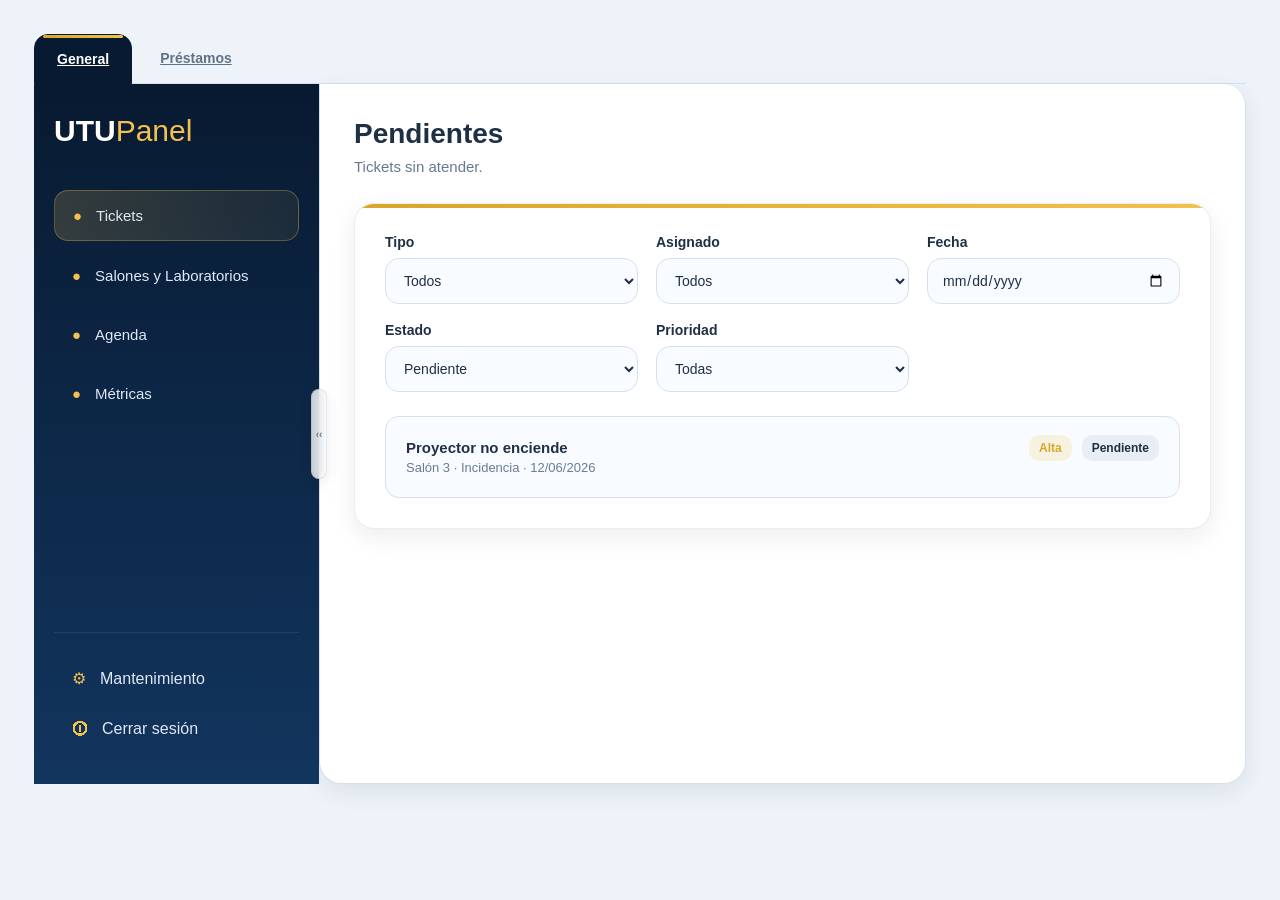
<file: html/general(tickets)/tickets/pendientes.html>
<!DOCTYPE html>
<html lang="es">
<head>
<meta charset="UTF-8" />
<meta name="viewport" content="width=device-width, initial-scale=1.0"/>

<title>UTUPanel</title>

<link rel="stylesheet" href="../../../css/generales.css">
<link rel="stylesheet" href="../../../css/mis_tickets.css">

</head>

<body>

<main class="main" id="scroll">

    <!-- TABS -->

    <div class="tabs-wrapper">

        <a class="tab active" href="../../general(tickets)/tickets/tickets.html">
            General
        </a>

        <a class="tab" href="../../prestamos/index.html">
            Préstamos
        </a>

    </div>

    <!-- CONTENIDO -->

    <div class="tab-content active">

        <div class="tab-layout app" id="generalApp">

            <!-- SIDEBAR -->

            <aside class="sidebar">

                <div class="sidebar-toggle" data-toggle="generalApp">
                    ‹‹
                </div>

                <div>

                    <div class="brand">
                        <h1>UTU<span>Panel</span></h1>
                    </div>

                    <nav class="menu">

                        <a href="../tickets/tickets.html" class="active">
                            <span class="icon">●</span>
                            <span>Tickets</span>
                        </a>

                        <a href="../salones_y_laboratorios/index.html">
                            <span class="icon">●</span>
                            <span>Salones y Laboratorios</span>
                        </a>

                        <a href="../agenda/index.html">
                            <span class="icon">●</span>
                            <span>Agenda</span>
                        </a>

                        <a href="../metricas/index.html">
                            <span class="icon">●</span>
                            <span>Métricas</span>
                        </a>

                    </nav>

                </div>

                <div class="sidebar-footer">

                    <a href="../mantenimiento/index.html">
                        <span class="icon">⚙</span>
                        <span>Mantenimiento</span>
                    </a>

                    <a href="../../login.html">
                        <span class="icon">⏼</span>
                        <span>Cerrar sesión</span>
                    </a>

                </div>

            </aside>

            <!-- PANEL DE CONTENIDO -->
            <div class="content-panel">

                <!-- HEADER -->
                <section class="header">

                    <h2>Pendientes</h2>

                    <p>
                        Tickets sin atender.
                    </p>

                </section>

                <!-- FILTROS -->
                <div class="form-card">
                    <section class="ticket-filters-card">

                        <form class="ticket-filters">
                            
                            <div class="form-group">
                                <label for="filtro_tipo">Tipo</label>
                                <select id="filtro_tipo">
                                    <option value="" selected>Todos</option>
                                    <option value="incidencia">Incidencia</option>
                                    <option value="requerimiento">Requerimiento</option>
                                </select>
                            </div>

                            <div class="form-group">
                                <label for="filtro_asignado">Asignado</label>
                                <select id="filtro_asignado">
                                    <option value="" selected>Todos</option>
                                    <option value="a_mi">A mi</option>
                                    <option value="asistente">Asistente</option>
                                </select>
                            </div>

                            <div class="form-group">
                                <label for="filtro_fecha">Fecha</label>
                                <input type="date" id="filtro_fecha">
                            </div>

                            <div class="form-group">
                                <label for="filtro_estado">Estado</label>
                                <select id="filtro_estado">
                                    <option value="">Todos</option>
                                    <option value="pendiente" selected>Pendiente</option>
                                    <option value="en_proceso">En proceso</option>
                                    <option value="cerrado">Cerrado</option>
                                    <option value="vencido">Vencido</option>
                                </select>
                            </div>

                            <div class="form-group">
                                <label for="filtro_prioridad">Prioridad</label>
                                <select id="filtro_prioridad">
                                    <option value="" selected>Todas</option>
                                    <option>Baja</option>
                                    <option>Media</option>
                                    <option>Alta</option>
                                    <option>Crítica</option>
                                </select>
                            </div>

                        </form>

                    </section>

                    <!-- LISTADO -->
                    <section class="">

                        <div class="ticket-list">

                            <!-- ITEM -->
                            <div class="ticket-item">

                                <div class="ticket-main">
                                    <h3>Proyector no enciende</h3>
                                    <p>Salón 3 · Incidencia · 12/06/2026</p>
                                </div>

                                <div class="ticket-badges">

                                    <span class="badge badge-task">Alta</span>

                                    <span class="badge badge-square">Pendiente</span>

                                </div>

                            </div>

                        </div>

                    </section>
                </div>
            </div>

        </div>

    </div>

</main>

<script src="../../../javascript/general.js"></script>

</body>
</html>
</file>
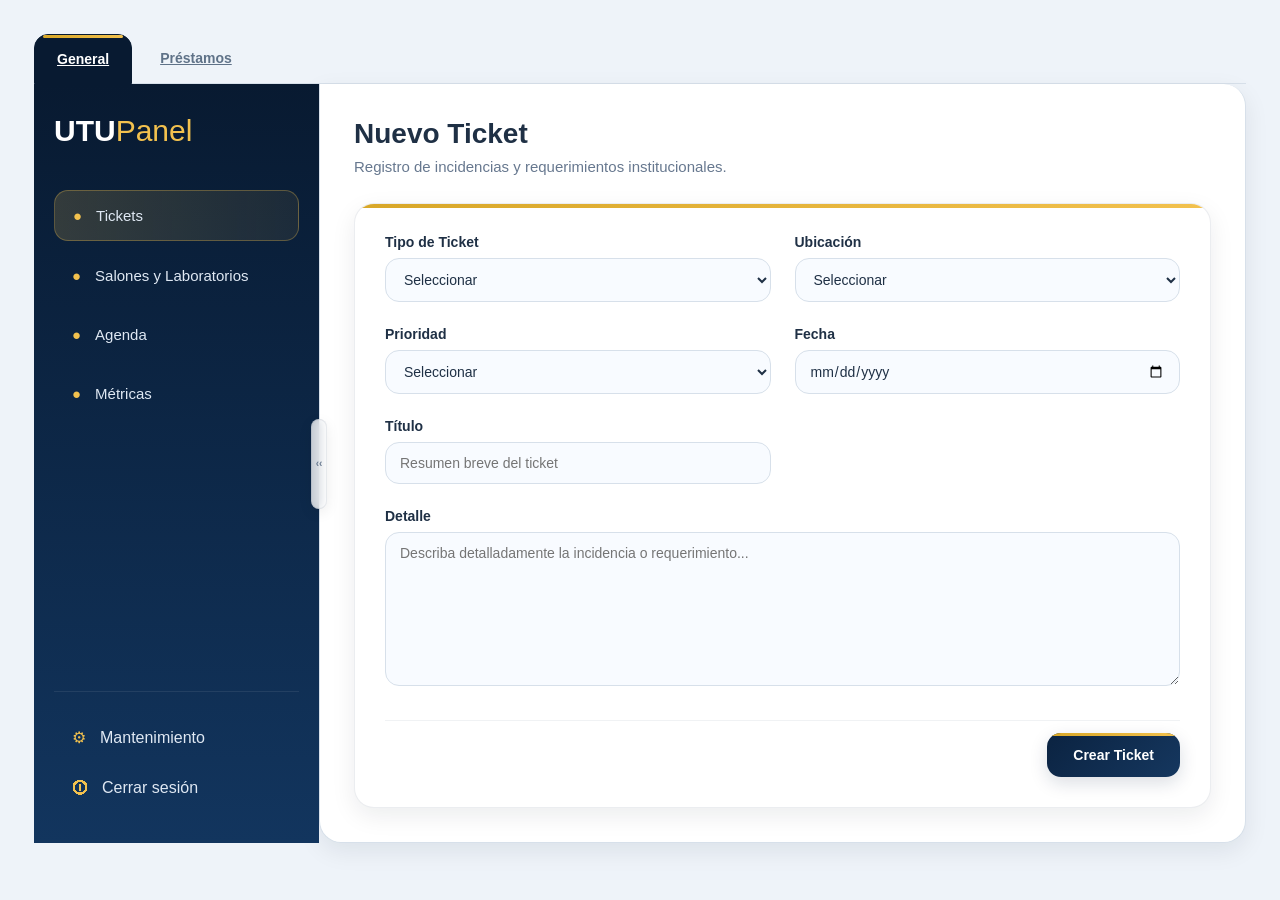
<file: html/general(tickets)/tickets/registro_de_ticket.html>
<!DOCTYPE html>
<html lang="es">
<head>
<meta charset="UTF-8" />
<meta name="viewport" content="width=device-width, initial-scale=1.0"/>

<title>UTUPanel</title>

<link rel="stylesheet" href="../../../css/generales.css">
<link rel="stylesheet" href="../../../css/registro_de_ticket.css">

</head>

<body>

<main class="main" id="scroll">

    <!-- TABS -->

    <div class="tabs-wrapper">

        <a class="tab active" href="../../general(tickets)/tickets/tickets.html">
            General
        </a>

        <a class="tab" href="../../prestamos/index.html">
            Préstamos
        </a>

    </div>

    <!-- CONTENIDO -->

    <div class="tab-content active">

        <div class="tab-layout app" id="generalApp">

            <!-- SIDEBAR -->

            <aside class="sidebar">

                <div class="sidebar-toggle" data-toggle="generalApp">
                    ‹‹
                </div>

                <div>

                    <div class="brand">
                        <h1>UTU<span>Panel</span></h1>
                    </div>

                    <nav class="menu">

                        <a href="../tickets/tickets.html" class="active">
                            <span class="icon">●</span>
                            <span>Tickets</span>
                        </a>

                        <a href="../salones_y_laboratorios/index.html">
                            <span class="icon">●</span>
                            <span>Salones y Laboratorios</span>
                        </a>

                        <a href="../agenda/index.html">
                            <span class="icon">●</span>
                            <span>Agenda</span>
                        </a>

                        <a href="../metricas/index.html">
                            <span class="icon">●</span>
                            <span>Métricas</span>
                        </a>

                    </nav>

                </div>

                <div class="sidebar-footer">

                    <a href="../mantenimiento/index.html">
                        <span class="icon">⚙</span>
                        <span>Mantenimiento</span>
                    </a>

                    <a href="../../login.html">
                        <span class="icon">⏼</span>
                        <span>Cerrar sesión</span>
                    </a>

                </div>

            </aside>

            <!-- PANEL DE CONTENIDO -->
            <div class="content-panel">

                <section class="header">

                    <h2>Nuevo Ticket</h2>

                    <p>
                        Registro de incidencias y requerimientos institucionales.
                    </p>

                </section>

                <section class="form-card">

                        <form class="registro-form">

                            <div class="form-group">
                                <label for="tipo_ticket">Tipo de Ticket</label>

                                <select id="tipo_ticket" name="tipo_ticket">
                                    <option value="">Seleccionar</option>
                                    <option value="incidencia">Incidencia</option>
                                    <option value="requerimiento">Requerimiento</option>
                                </select>
                            </div>

                            <div class="form-group">
                                <label for="ubicacion">Ubicación</label>

                                <select id="ubicacion" name="ubicacion">

                                    <option value="">Seleccionar</option>

                                    <option>Salón 1</option>
                                    <option>Salón 2</option>
                                    <option>Salón 3</option>
                                    <option>Salón 4</option>
                                    <option>Salón 5</option>
                                    <option>Salón 6</option>
                                    <option>Salón 7</option>
                                    <option>Salón 8</option>

                                    <option>Laboratorio 1</option>
                                    <option>Laboratorio 2</option>
                                    <option>Laboratorio 3</option>
                                    <option>Laboratorio 4</option>
                                    <option>Laboratorio 5</option>
                                    <option>Laboratorio 6</option>
                                    <option>Laboratorio 7</option>
                                    <option>Laboratorio 8</option>

                                </select>
                            </div>

                            <div class="form-group">
                                <label for="prioridad">Prioridad</label>

                                <select id="prioridad" name="prioridad">
                                    <option value="">Seleccionar</option>
                                    <option>Baja</option>
                                    <option>Media</option>
                                    <option>Alta</option>
                                    <option>Crítica</option>
                                </select>
                            </div>

                            <div class="form-group">
                                <label for="fecha">Fecha</label>

                                <input
                                    type="date"
                                    id="fecha"
                                    name="fecha"
                                >
                            </div>

                            <div class="form-group">
                                <label for="titulo">Título</label>

                                <input
                                    type="text"
                                    id="titulo"
                                    name="titulo"
                                    placeholder="Resumen breve del ticket"
                                >
                            </div>

                            <div class="form-group full-width">
                                <label for="detalle">Detalle</label>

                                <textarea
                                    id="detalle"
                                    name="detalle"
                                    rows="8"
                                    placeholder="Describa detalladamente la incidencia o requerimiento..."
                                ></textarea>
                            </div>

                            <div class="form-actions">

                                <button type="submit" class="btn-primary">
                                    Crear Ticket
                                </button>

                            </div>

                        </form>

                </section>

            </div>

        </div>

    </div>

</main>

<script src="../../../javascript/general.js"></script>

</body>
</html>
</file>
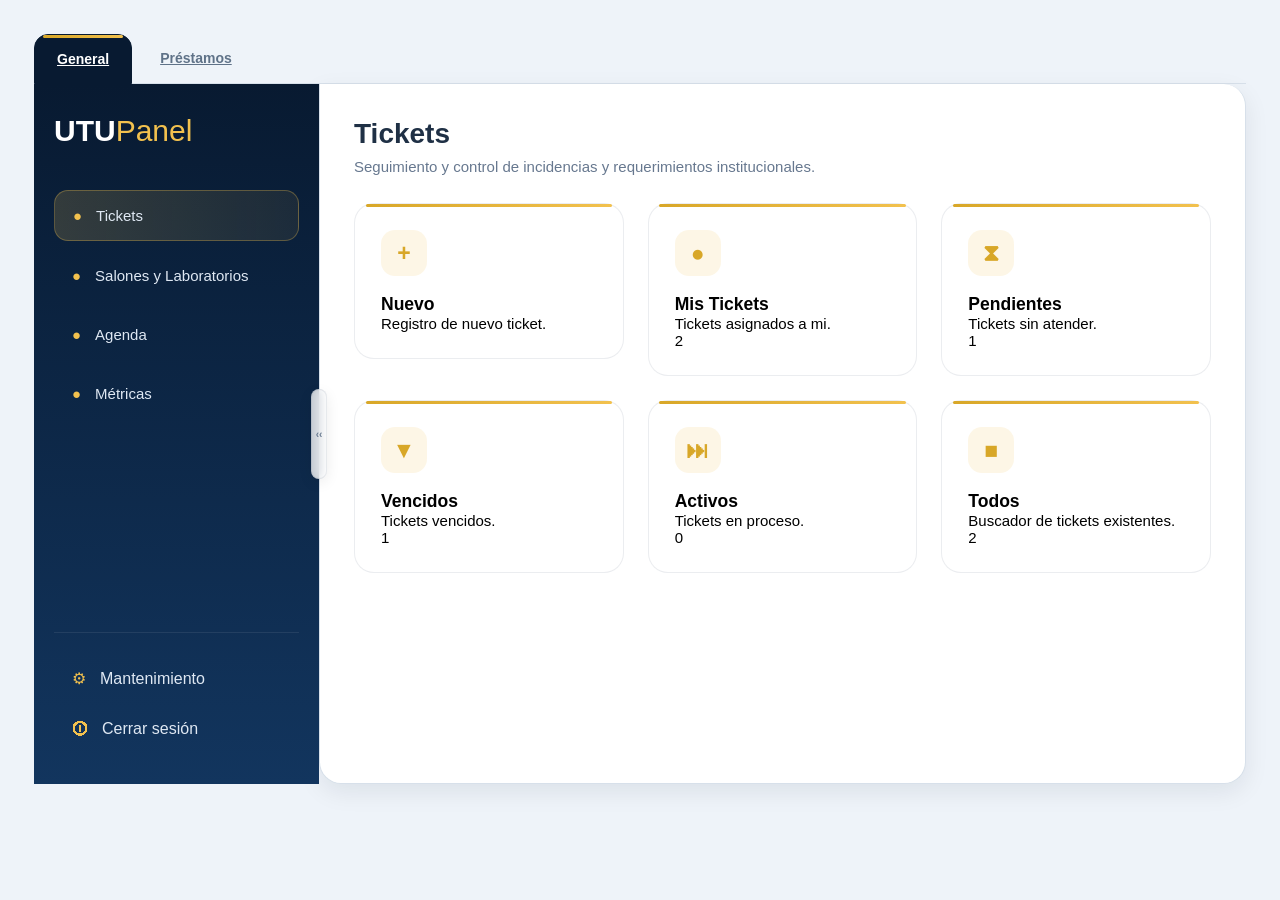
<file: html/general(tickets)/tickets/tickets.html>
<!DOCTYPE html>
<html lang="es">
<head>
<meta charset="UTF-8" />
<meta name="viewport" content="width=device-width, initial-scale=1.0"/>

<title>UTUPanel</title>

<link rel="stylesheet" href="../../../css/generales.css">

</head>

<body>

<main class="main" id="scroll">

    <!-- TABS -->

    <div class="tabs-wrapper">
        
            <a class="tab active" href="../../general(tickets)/tickets/tickets.html">General</a>

            <a class="tab" href="../../prestamos/index.html">Préstamos</a>

    </div>

    
        
    </div>

    <!-- GENERAL -->
    <div id="general" class="tab-content active">

        <div class="tab-layout app" id="generalApp">

            <aside class="sidebar">

                <div class="sidebar-toggle" data-toggle="generalApp">
                    ‹‹
                </div>

                <div>

                    <div class="brand">
                        <h1>UTU<span>Panel</span></h1>
                    </div>

                    <nav class="menu">

                        <a href="../tickets/tickets.html" class="active">
                            <span class="icon">●</span>
                            <span>Tickets</span>
                        </a>

                        <a href="../salones_y_laboratorios/index.html">
                            <span  class="icon">●</span>
                            <span>Salones y Laboratorios</span>
                        </a>

                        <a href="../agenda/index.html">
                            <span class="icon">●</span>
                            <span>Agenda</span>
                        </a>

                        <a href="../metricas/index.html">
                            <span class="icon">●</span>
                            <span>Métricas</span>
                        </a>

                    </nav>

                </div>

                <div class="sidebar-footer">

                    <a href="../mantenimiento/index.html">
                        <span class="icon">⚙</span>
                        <span>Mantenimiento</span>
                    </a>

                    <a href="../../login.html">
                        <span class="icon">⏼</span>
                        <span>Cerrar sesión</span>
                    </a>

                </div>

            </aside>

            <div class="content-panel">

                <section class="header">

                    <h2>Tickets</h2>

                    <p>Seguimiento y control de incidencias y requerimientos institucionales.</p>

                </section>

                <section class="grid">

                    <a href="registro_de_ticket.html" class="card-link">
                        <div class="card">
                            <div class="badge badge-plus">+</div>
                            <h3>Nuevo</h3>
                            <p>Registro de nuevo ticket.</p>
                        </div>
                    </a>

                    <a href="mis_tickets.html" class="card-link">
                        <div class="card">
                            <div class="badge badge-plus">●</div>
                            <h3>Mis Tickets</h3>
                            <p>Tickets asignados a mi.</p>
                            <div class="metric">2</div>
                        </div>
                    </a>

                    <a href="pendientes.html" class="card-link">
                        <div class="card">
                            <div class="badge badge-plus">⧗</div>
                            <h3>Pendientes</h3>
                            <p>Tickets sin atender.</p>
                            <div class="metric">1</div>
                        </div>
                    </a>

                    <a href="vencidos.html" class="card-link">
                        <div class="card">
                            <div class="badge badge-plus">▼</div>
                            <h3>Vencidos</h3>
                            <p>Tickets vencidos.</p>
                            <div class="metric">1</div>
                        </div>
                    </a>

                    <a href="activos.html" class="card-link">
                        <div class="card">
                            <div class="badge badge-plus">⏭</div>
                            <!-- <div class="badge">▶</div> -->
                            <h3>Activos</h3>
                            <p>Tickets en proceso.</p>
                            <div class="metric">0</div>
                        </div>
                    </a>

                    <a href="todos.html" class="card-link">
                        <div class="card">
                            <div class="badge badge-plus">■</div>
                            <h3>Todos</h3>
                            <p>Buscador de tickets existentes.</p>
                            <div class="metric">2</div>
                        </div>
                    </a>

                </section>

            </div>

        </div>
    </div>

</main>

<script src="../../../javascript/general.js"></script>

</body>
</html>
</file>
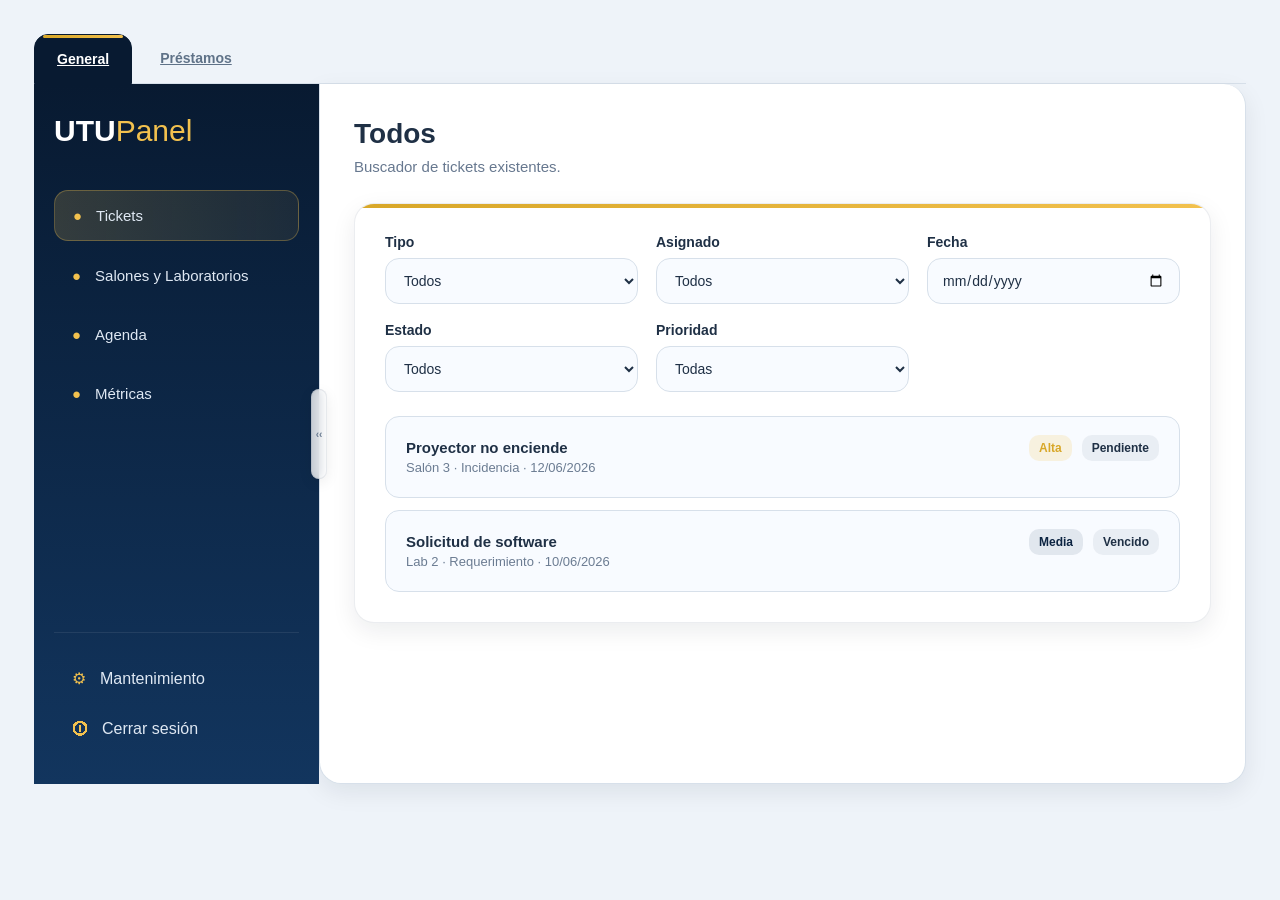
<file: html/general(tickets)/tickets/todos.html>
<!DOCTYPE html>
<html lang="es">
<head>
<meta charset="UTF-8" />
<meta name="viewport" content="width=device-width, initial-scale=1.0"/>

<title>UTUPanel</title>

<link rel="stylesheet" href="../../../css/generales.css">
<link rel="stylesheet" href="../../../css/mis_tickets.css">

</head>

<body>

<main class="main" id="scroll">

    <!-- TABS -->

    <div class="tabs-wrapper">

        <a class="tab active" href="../../general(tickets)/tickets/tickets.html">
            General
        </a>

        <a class="tab" href="../../prestamos/index.html">
            Préstamos
        </a>

    </div>

    <!-- CONTENIDO -->

    <div class="tab-content active">

        <div class="tab-layout app" id="generalApp">

            <!-- SIDEBAR -->

            <aside class="sidebar">

                <div class="sidebar-toggle" data-toggle="generalApp">
                    ‹‹
                </div>

                <div>

                    <div class="brand">
                        <h1>UTU<span>Panel</span></h1>
                    </div>

                    <nav class="menu">

                        <a href="../tickets/tickets.html" class="active">
                            <span class="icon">●</span>
                            <span>Tickets</span>
                        </a>

                        <a href="../salones_y_laboratorios/index.html">
                            <span class="icon">●</span>
                            <span>Salones y Laboratorios</span>
                        </a>

                        <a href="../agenda/index.html">
                            <span class="icon">●</span>
                            <span>Agenda</span>
                        </a>

                        <a href="../metricas/index.html">
                            <span class="icon">●</span>
                            <span>Métricas</span>
                        </a>

                    </nav>

                </div>

                <div class="sidebar-footer">

                    <a href="../mantenimiento/index.html">
                        <span class="icon">⚙</span>
                        <span>Mantenimiento</span>
                    </a>

                    <a href="../../login.html">
                        <span class="icon">⏼</span>
                        <span>Cerrar sesión</span>
                    </a>

                </div>

            </aside>

            <!-- PANEL DE CONTENIDO -->
            <div class="content-panel">

                <!-- HEADER -->
                <section class="header">

                    <h2>Todos</h2>

                    <p>
                        Buscador de tickets existentes.
                    </p>

                </section>

                <!-- FILTROS -->
                <div class="form-card">
                    <section class="ticket-filters-card">

                        <form class="ticket-filters">
                            
                            <div class="form-group">
                                <label for="filtro_tipo">Tipo</label>
                                <select id="filtro_tipo">
                                    <option value="" selected>Todos</option>
                                    <option value="incidencia">Incidencia</option>
                                    <option value="requerimiento">Requerimiento</option>
                                </select>
                            </div>

                            <div class="form-group">
                                <label for="filtro_asignado">Asignado</label>
                                <select id="filtro_asignado">
                                    <option value="" selected>Todos</option>
                                    <option value="a_mi">A mi</option>
                                    <option value="asistente">Asistente</option>
                                </select>
                            </div>

                            <div class="form-group">
                                <label for="filtro_fecha">Fecha</label>
                                <input type="date" id="filtro_fecha">
                            </div>

                            <div class="form-group">
                                <label for="filtro_estado">Estado</label>
                                <select id="filtro_estado">
                                    <option value="" selected>Todos</option>
                                    <option value="pendiente">Pendiente</option>
                                    <option value="en_proceso">En proceso</option>
                                    <option value="cerrado">Cerrado</option>
                                    <option value="vencido">Vencido</option>
                                </select>
                            </div>

                            <div class="form-group">
                                <label for="filtro_prioridad">Prioridad</label>
                                <select id="filtro_prioridad">
                                    <option value="" selected>Todas</option>
                                    <option>Baja</option>
                                    <option>Media</option>
                                    <option>Alta</option>
                                    <option>Crítica</option>
                                </select>
                            </div>

                        </form>

                    </section>

                    <!-- LISTADO -->
                    <section class="">

                        <div class="ticket-list">

                            <!-- ITEM -->
                            <div class="ticket-item">

                                <div class="ticket-main">
                                    <h3>Proyector no enciende</h3>
                                    <p>Salón 3 · Incidencia · 12/06/2026</p>
                                </div>

                                <div class="ticket-badges">

                                    <span class="badge badge-task">Alta</span>

                                    <span class="badge badge-square">Pendiente</span>

                                </div>

                            </div>

                            <!-- ITEM -->
                            <div class="ticket-item">

                                <div class="ticket-main">
                                    <h3>Solicitud de software</h3>
                                    <p>Lab 2 · Requerimiento · 10/06/2026</p>
                                </div>

                                <div class="ticket-badges">

                                    <span class="badge badge-circle">Media</span>

                                    <span class="badge badge-square">Vencido</span>

                                </div>

                            </div>

                        </div>

                    </section>
                </div>
            </div>

        </div>

    </div>

</main>

<script src="../../../javascript/general.js"></script>

</body>
</html>
</file>
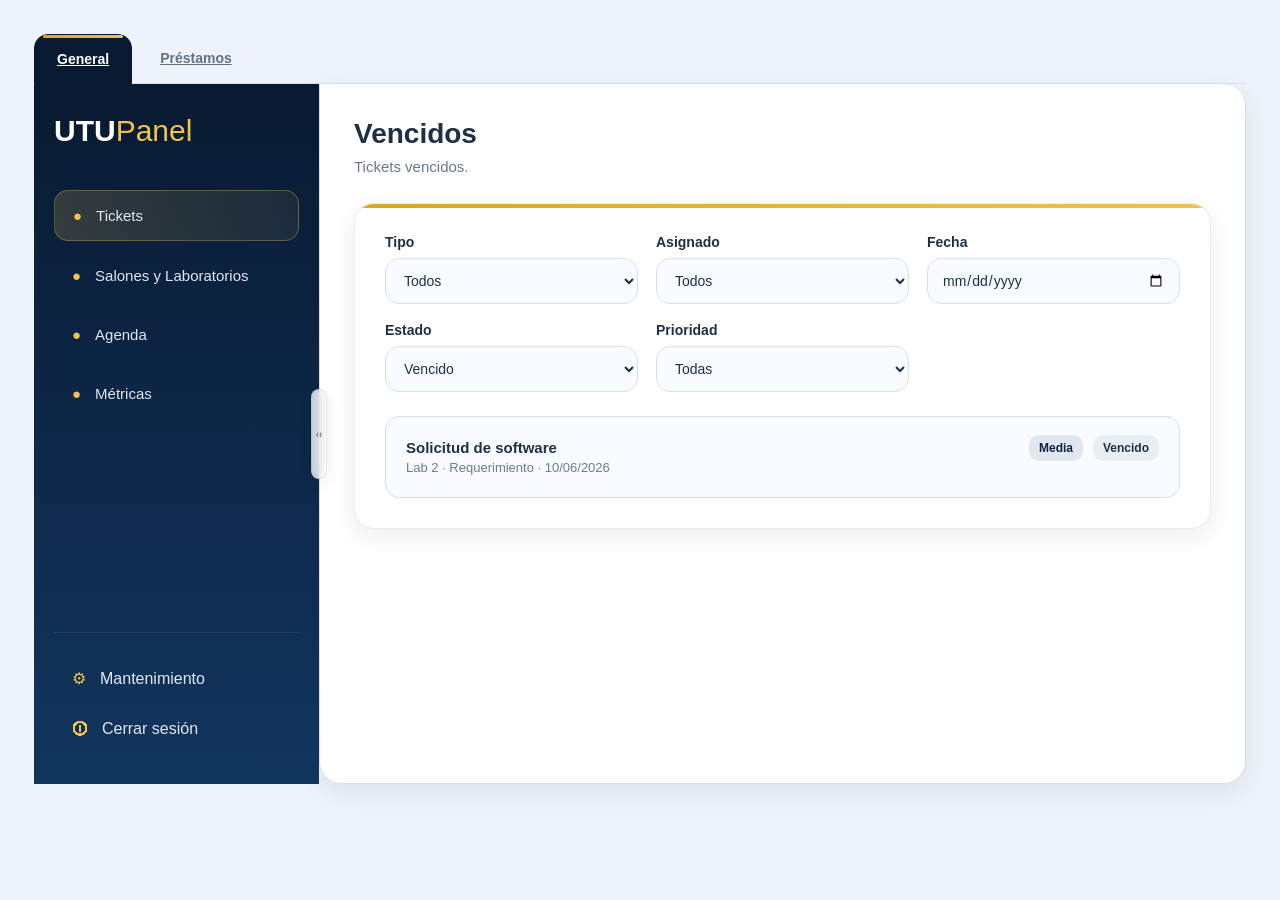
<file: html/general(tickets)/tickets/vencidos.html>
<!DOCTYPE html>
<html lang="es">
<head>
<meta charset="UTF-8" />
<meta name="viewport" content="width=device-width, initial-scale=1.0"/>

<title>UTUPanel</title>

<link rel="stylesheet" href="../../../css/generales.css">
<link rel="stylesheet" href="../../../css/mis_tickets.css">

</head>

<body>

<main class="main" id="scroll">

    <!-- TABS -->

    <div class="tabs-wrapper">

        <a class="tab active" href="../../general(tickets)/tickets/tickets.html">
            General
        </a>

        <a class="tab" href="../../prestamos/index.html">
            Préstamos
        </a>

    </div>

    <!-- CONTENIDO -->

    <div class="tab-content active">

        <div class="tab-layout app" id="generalApp">

            <!-- SIDEBAR -->

            <aside class="sidebar">

                <div class="sidebar-toggle" data-toggle="generalApp">
                    ‹‹
                </div>

                <div>

                    <div class="brand">
                        <h1>UTU<span>Panel</span></h1>
                    </div>

                    <nav class="menu">

                        <a href="../tickets/tickets.html" class="active">
                            <span class="icon">●</span>
                            <span>Tickets</span>
                        </a>

                        <a href="../salones_y_laboratorios/index.html">
                            <span class="icon">●</span>
                            <span>Salones y Laboratorios</span>
                        </a>

                        <a href="../agenda/index.html">
                            <span class="icon">●</span>
                            <span>Agenda</span>
                        </a>

                        <a href="../metricas/index.html">
                            <span class="icon">●</span>
                            <span>Métricas</span>
                        </a>

                    </nav>

                </div>

                <div class="sidebar-footer">

                    <a href="../mantenimiento/index.html">
                        <span class="icon">⚙</span>
                        <span>Mantenimiento</span>
                    </a>

                    <a href="../../login.html">
                        <span class="icon">⏼</span>
                        <span>Cerrar sesión</span>
                    </a>

                </div>

            </aside>

            <!-- PANEL DE CONTENIDO -->
            <div class="content-panel">

                <!-- HEADER -->
                <section class="header">

                    <h2>Vencidos</h2>

                    <p>
                        Tickets vencidos.
                    </p>

                </section>

                <!-- FILTROS -->
                <div class="form-card">
                    <section class="ticket-filters-card">

                        <form class="ticket-filters">
                            
                            <div class="form-group">
                                <label for="filtro_tipo">Tipo</label>
                                <select id="filtro_tipo">
                                    <option value="" selected>Todos</option>
                                    <option value="incidencia">Incidencia</option>
                                    <option value="requerimiento">Requerimiento</option>
                                </select>
                            </div>

                            <div class="form-group">
                                <label for="filtro_asignado">Asignado</label>
                                <select id="filtro_asignado">
                                    <option value="" selected>Todos</option>
                                    <option value="a_mi">A mi</option>
                                    <option value="asistente">Asistente</option>
                                </select>
                            </div>

                            <div class="form-group">
                                <label for="filtro_fecha">Fecha</label>
                                <input type="date" id="filtro_fecha">
                            </div>

                            <div class="form-group">
                                <label for="filtro_estado">Estado</label>
                                <select id="filtro_estado">
                                    <option value="">Todos</option>
                                    <option value="pendiente">Pendiente</option>
                                    <option value="en_proceso">En proceso</option>
                                    <option value="cerrado">Cerrado</option>
                                    <option value="vencido" selected>Vencido</option>
                                </select>
                            </div>

                            <div class="form-group">
                                <label for="filtro_prioridad">Prioridad</label>
                                <select id="filtro_prioridad">
                                    <option value="" selected>Todas</option>
                                    <option>Baja</option>
                                    <option>Media</option>
                                    <option>Alta</option>
                                    <option>Crítica</option>
                                </select>
                            </div>

                        </form>

                    </section>

                    <!-- LISTADO -->
                    <section class="">

                        <div class="ticket-list">

                            <!-- ITEM -->
                            <div class="ticket-item">

                                <div class="ticket-main">
                                    <h3>Solicitud de software</h3>
                                    <p>Lab 2 · Requerimiento · 10/06/2026</p>
                                </div>

                                <div class="ticket-badges">

                                    <span class="badge badge-circle">Media</span>

                                    <span class="badge badge-square">Vencido</span>

                                </div>

                            </div>

                        </div>

                    </section>
                </div>
            </div>

        </div>

    </div>

</main>

<script src="../../../javascript/general.js"></script>

</body>
</html>
</file>
<file: css/generales.css>
:root{
    --navy:#0b2341;
    --navy-light:#15375f;

    --gold:#d8a728;
    --gold-soft:#f2c14e;

    --white:#ffffff;
    --background:#eef3f9;

    --text:#dfe8f3;
    --text-dark:#1f3045;

    --shadow:0 8px 24px rgba(8,23,43,0.08);
}

*{
    margin:0;
    padding:0;
    box-sizing:border-box;
    font-family:Inter,Segoe UI,sans-serif;
}

body{
    background:var(--background);
    min-height:100vh;
}

/* =========================
   LAYOUT
========================= */

.app{
    display:flex;
    min-height:100vh;
}

/* =========================
   SIDEBAR
========================= */

.sidebar{
    width:285px;

    background:linear-gradient(
        180deg,
        #081a31 0%,
        #12355e 100%
    );

    padding:30px 20px;

    display:flex;
    flex-direction:column;
    justify-content:space-between;

    position:relative;

    transition:width 0.3s ease;
}

/* toggle */
.sidebar-toggle{
    position:absolute;
    top:50%;
    right:-8px;
    transform:translateY(-50%);

    width:16px;
    height:90px;

    border-radius:10px;

    background:rgba(255,255,255,0.75);
    backdrop-filter:blur(6px);

    display:flex;
    align-items:center;
    justify-content:center;

    cursor:pointer;

    color:#6b7c92;
    font-size:10px;
    font-weight:700;

    border:1px solid rgba(11,35,65,0.08);

    box-shadow:0 4px 14px rgba(0,0,0,0.08);
    transition:0.25s ease;
    z-index:1000;
}

.sidebar-toggle:hover{
    background:white;
    color:var(--navy);
    width:18px;
}

/* collapsed */
.app.collapsed .sidebar{
    width:92px;
}

.app.collapsed .brand span{
    display:none;
}

.app.collapsed .menu a span,
.app.collapsed .sidebar-footer a span{
    display:none;
}

.app.collapsed .menu a,
.app.collapsed .sidebar-footer a{
    justify-content:center;
    padding:16px 0;
}

.app.collapsed .icon{
    display:none;
}

.app.collapsed .menu a.active{
    background:transparent;
    border:none;
}

/* =========================
   BRAND
========================= */

.brand{
    margin-bottom:42px;
}

.brand h1{
    color:white;
    font-size:30px;
    font-weight:700;
}

.brand span{
    color:var(--gold-soft);
    font-weight:300;
}

/* =========================
   MENU
========================= */

.menu{
    display:flex;
    flex-direction:column;
    gap:10px;
}

.menu a{
    text-decoration:none;
    color:var(--text);

    display:flex;
    align-items:center;
    gap:14px;

    padding:16px 18px;

    border-radius:14px;

    transition:0.25s ease;

    font-size:15px;
    font-weight:500;
}

.menu a:hover{
    background:rgba(255,255,255,0.05);
}

.menu a.active{
    background:linear-gradient(
        90deg,
        rgba(242,193,78,0.18),
        rgba(242,193,78,0.08)
    );
    border:1px solid rgba(242,193,78,0.30);
}

.icon{
    color:var(--gold-soft);
}

/* =========================
   FOOTER
========================= */

.sidebar-footer{
    border-top:1px solid rgba(255,255,255,0.08);
    padding-top:20px;
}

.sidebar-footer a{
    text-decoration:none;
    color:var(--text);

    display:flex;
    align-items:center;
    gap:14px;

    padding:16px 18px;

    border-radius:14px;
}

.sidebar-footer a:hover{
    background:rgba(242,193,78,0.10);
}

/* =========================
   MAIN
========================= */

.main{
    flex:1;
    padding:34px;
}

/* =========================
   TABS
========================= */

.tabs-wrapper{
    border-bottom:1px solid #d7e0ea;
    display:flex;
    gap:6px;
    flex-wrap:wrap;
}

.tab{
    background:transparent;
    border:none;

    padding:16px 22px;

    font-size:14px;
    font-weight:600;

    color:#5f7288;
    cursor:pointer;

    position:relative;
    transition:0.2s ease;
}

.tab:hover{
    color:var(--navy);
}

.tab.active{
    color:white;
    background:#081a31;
    border-radius:14px 14px 0 0;
    border:1px solid #081a31;
    margin-bottom:-1px;
}

.tab.active::before{
    content:"";
    position:absolute;
    top:0;
    left:8%;
    right:8%;
    height:3px;
    border-radius:20px;
    background:linear-gradient(90deg,#d8a728,#f2c14e);
}

/* =========================
   TAB CONTENT
========================= */

.tab-content{
    display:none;
}

.tab-content.active{
    display:block;
}

/* =========================
   LAYOUT WRAPPER
========================= */

.tab-layout{
    display:flex;
    min-height:700px;
    width:100%;
}

/* =========================
   CONTENT PANEL
========================= */

.content-panel{
    flex:1;

    background:white;

    border:1px solid #d7e0ea;
    border-top:none;

    border-bottom-left-radius:22px;
    border-bottom-right-radius:22px;
    border-top-right-radius:22px;

    padding:34px;

    box-shadow:var(--shadow);

    font-size:15px;
}

/* HEADER */
.header{
    margin-bottom:28px;
}

.header h2{
    color:var(--text-dark);
    font-size:28px;
    font-weight:700;
    margin-bottom:8px;
}

.header p{
    color:#67788f;
    font-size:15px;
}

/* =========================
   CARDS
========================= */

.grid{
    display:grid;
    grid-template-columns:repeat(auto-fit,minmax(220px,1fr));
    gap:24px;
}

.card{
    background:white;
    border-radius:20px;
    padding:26px;
    border:1px solid rgba(11,35,65,0.08);
    transition:0.25s ease;
    position:relative;
}

.card:hover{
    transform:translateY(-4px);
}

.card::before{
    content:"";
    position:absolute;
    top:0;
    left:4%;
    right:4%;
    height:3px;
    border-radius:20px;
    background:linear-gradient(90deg,#d8a728,#f2c14e);
}


.card-link{
    text-decoration:none;
    color:inherit;
    display:block;
}


/* BADGES */

.badge{
    width:46px;
    height:46px;
    border-radius:14px;

    background:rgba(242,193,78,0.14);
    color:#d8a728;

    display:flex;
    align-items:center;
    justify-content:center;

    font-weight:700;
    margin-bottom:18px;
}

.badge-plus{
    font-size:23px;
    font-weight:900;
}

.badge-task{
    font-size:22px;
    font-weight:900;
}

.badge-square{
    font-size:22px;
    font-weight:900;
}

.badge-circle{
    font-size:23px;
    font-weight:900;
}

.badge-skipper{
    font-size:23px;
    font-weight:900;
}

.badge-expired{
    font-size:23px;
    font-weight:900;
}
/* =========================
   RESPONSIVE
========================= */

@media (max-width: 1024px){

    .sidebar{
        width:240px;
    }

    .app.collapsed .sidebar{
        width:80px;
    }

    .content-panel{
        padding:24px;
    }
}

@media (max-width: 768px){

    .app{
        flex-direction:column;
    }

    .sidebar{
        width:100%;
        flex-direction:row;
        align-items:center;
        justify-content:space-between;
        padding:14px 16px;
    }

    .sidebar-toggle{
        display:none;
    }

    .tab-layout{
        flex-direction:column;
    }

    .main{
        padding:16px;
    }

    .grid{
        grid-template-columns:1fr;
    }
}

.sidebar-footer a.active{
    background:linear-gradient(
        90deg,
        rgba(242,193,78,0.18),
        rgba(242,193,78,0.08)
    );

    border:1px solid rgba(242,193,78,0.30);
}
</file>
<file: css/agenda.css>
.calendar-card{

    background:white;

    border-radius:20px;

    padding:30px;

    box-shadow:var(--shadow);

    border:1px solid rgba(11,35,65,0.08);

    position:relative;

    overflow:hidden;
}

.calendar-card::before{

    content:"";

    position:absolute;

    top:0;
    left:0;

    width:100%;
    height:4px;

    background:linear-gradient(
        90deg,
        var(--gold),
        var(--gold-soft)
    );
}

.calendar-toolbar{

    display:flex;

    align-items:center;

    justify-content:space-between;

    margin-bottom:24px;
}

.calendar-toolbar h3{

    color:var(--text-dark);

    font-size:22px;
}

.calendar-btn{

    border:none;

    background:var(--navy);

    color:white;

    width:42px;
    height:42px;

    border-radius:12px;

    cursor:pointer;
}

.calendar-grid{

    display:grid;

    grid-template-columns:repeat(7,1fr);

    gap:10px;
}

.calendar-day-name{

    text-align:center;

    font-weight:700;

    color:var(--navy);

    padding:12px;
}

.calendar-day{

    min-height:120px;

    background:#f8fbff;

    border:1px solid #d7e0ea;

    border-radius:14px;

    padding:12px;

    transition:.2s;
}

.calendar-day:hover{

    border-color:var(--gold);

    transform:translateY(-2px);
}

.day-number{

    font-weight:700;

    color:var(--text-dark);
}

.event{

    margin-top:10px;

    background:rgba(216,167,40,.15);

    color:var(--navy);

    padding:6px 10px;

    border-radius:8px;

    font-size:12px;

    font-weight:600;
}
</file>
<file: css/metricas.css>
/* =========================
   MÉTRICAS
========================= */

.metrics-grid{
    display:grid;
    grid-template-columns:repeat(auto-fit,minmax(220px,1fr));
    gap:24px;
    margin-bottom:30px;
}

.metric-card{
    background:white;
    border-radius:20px;
    padding:24px;
    border:1px solid rgba(11,35,65,0.08);
    box-shadow:var(--shadow);
    position:relative;
    overflow:hidden;
}

.metric-card::before{
    content:"";
    position:absolute;
    top:0;
    left:0;
    width:100%;
    height:4px;
    background:linear-gradient(
        90deg,
        var(--gold),
        var(--gold-soft)
    );
}

.metric-icon{
    width:46px;
    height:46px;
    border-radius:14px;
    background:rgba(216,167,40,.15);
    color:var(--gold);
    display:flex;
    align-items:center;
    justify-content:center;
    font-weight:700;
    margin-bottom:16px;
}

.metric-card h3{
    color:var(--text-dark);
    font-size:15px;
    margin-bottom:10px;
}

.metric-value{
    font-size:34px;
    font-weight:700;
    color:var(--navy);
}

.metric-info{
    color:#72839a;
    font-size:13px;
}

/* =========================
   GRÁFICAS
========================= */

.charts-grid{
    display:grid;
    grid-template-columns:2fr 1fr;
    gap:24px;
}

.chart-card{
    background:white;
    border-radius:20px;
    padding:28px;
    border:1px solid rgba(11,35,65,0.08);
    box-shadow:var(--shadow);
    position:relative;
    overflow:hidden;
}

.chart-card::before{
    content:"";
    position:absolute;
    top:0;
    left:0;
    width:100%;
    height:4px;
    background:linear-gradient(
        90deg,
        var(--gold),
        var(--gold-soft)
    );
}

.card-title{
    color:var(--text-dark);
    font-size:18px;
    font-weight:700;
    margin-bottom:24px;
}

/* barras */

.fake-chart{
    height:260px;
    display:flex;
    align-items:flex-end;
    gap:18px;
}

.bar{
    flex:1;
    border-radius:12px 12px 0 0;
    background:linear-gradient(
        180deg,
        var(--gold-soft),
        var(--gold)
    );
}

/* donut */

.donut-wrapper{
    display:flex;
    justify-content:center;
    align-items:center;
    height:260px;
}

.donut-chart{

    width:180px;
    height:180px;

    border-radius:50%;

    background:
    conic-gradient(
        var(--gold) 0deg 280deg,
        #e5ebf2 280deg 360deg
    );

    display:flex;
    align-items:center;
    justify-content:center;

    color:var(--navy);
    font-size:28px;
    font-weight:700;

    position:relative;
}

.donut-chart::before{

    content:"";

    position:absolute;

    width:120px;
    height:120px;

    background:white;
    border-radius:50%;
}

.donut-chart{
    z-index:1;
}

.donut-chart::after{
    content:"78%";
    position:absolute;
    color:var(--navy);
    font-size:28px;
    font-weight:700;
}


.stats-grid{
    display:grid;
    grid-template-columns:repeat(auto-fit,minmax(220px,1fr));
    gap:20px;
    margin-bottom:25px;
}

.stat-card{
    background:white;
    border-radius:20px;
    padding:25px;
    box-shadow:var(--shadow);
    border-top:4px solid var(--gold);
}

.stat-card h4{
    color:#67788f;
    margin-bottom:10px;
}

.stat-card span{
    font-size:32px;
    font-weight:700;
    color:var(--navy);
}

.charts-row{
    display:grid;
    grid-template-columns:1fr 1fr;
    gap:24px;
    margin-bottom:24px;
}

.chart-card{
    background:white;
    padding:25px;
    border-radius:20px;
    box-shadow:var(--shadow);
    position:relative;
}

.chart-card::before{
    content:"";
    position:absolute;
    top:0;
    left:0;
    width:100%;
    height:4px;
    background:linear-gradient(
        90deg,
        var(--gold),
        var(--gold-soft)
    );
}

.chart-card h3{
    margin-bottom:20px;
    color:var(--text-dark);
}

.bars-chart{
    height:250px;
    display:flex;
    align-items:flex-end;
    gap:12px;
}

.bar{
    flex:1;
    border-radius:12px 12px 0 0;
    background:linear-gradient(
        180deg,
        var(--gold-soft),
        var(--gold)
    );
}

.pie-chart{
    width:220px;
    height:220px;
    margin:auto;
    border-radius:50%;
    background:
    conic-gradient(
        var(--gold) 0 65%,
        var(--navy) 65% 100%
    );
}

.horizontal-bars{
    display:flex;
    flex-direction:column;
    gap:18px;
}

.h-bar span{
    display:block;
    margin-bottom:6px;
    font-size:14px;
}

.fill{
    height:14px;
    border-radius:20px;
    background:linear-gradient(
        90deg,
        var(--gold),
        var(--gold-soft)
    );
}

.table-card{
    background:white;
    padding:25px;
    border-radius:20px;
    box-shadow:var(--shadow);
    position:relative;
}

.table-card::before{
    content:"";
    position:absolute;
    top:0;
    left:0;
    width:100%;
    height:4px;
    background:linear-gradient(
        90deg,
        var(--gold),
        var(--gold-soft)
    );
}

.table-card h3{
    margin-bottom:20px;
}

.table-card table{
    width:100%;
    border-collapse:collapse;
}

.table-card th,
.table-card td{
    padding:14px;
    text-align:left;
    border-bottom:1px solid #e5ebf2;
}
</file>
<file: css/login.css>
:root{
    --navy:#0b2341;
    --navy-light:#15375f;

    --gold:#d8a728;
    --gold-soft:#f2c14e;

    --white:#ffffff;
    --background:#eef3f9;

    --text-dark:#1f3045;

    --shadow:0 8px 24px rgba(8,23,43,0.08);
}

*{
    margin:0;
    padding:0;
    box-sizing:border-box;
    font-family:Inter,Segoe UI,sans-serif;
}

body{
    min-height:100vh;

    background:
        linear-gradient(
            135deg,
            #eef3f9 0%,
            #e5edf7 100%
        );

    display:flex;
    align-items:center;
    justify-content:center;

    padding:24px;
}

/* =========================
   LOGIN CARD
========================= */

.login-card{

    width:100%;
    max-width:430px;

    position:relative;

    background:var(--white);

    border:1px solid rgba(11,35,65,0.08);
    border-radius:24px;

    padding:42px;

    box-shadow:var(--shadow);

    overflow:hidden;
}

.login-card::before{
    content:"";

    position:absolute;

    top:0;
    left:0;

    width:100%;
    height:4px;

    background:linear-gradient(
        90deg,
        var(--gold),
        var(--gold-soft)
    );
}

/* =========================
   BRAND
========================= */

.brand{
    text-align:center;
    margin-bottom:34px;
}

.brand .logo{
    width:72px;
    height:72px;

    margin:0 auto 18px;

    border-radius:18px;

    background:linear-gradient(
        135deg,
        var(--navy),
        var(--navy-light)
    );

    color:white;

    display:flex;
    align-items:center;
    justify-content:center;

    font-size:30px;
    font-weight:700;

    box-shadow:0 8px 20px rgba(11,35,65,.15);
}

.brand h1{
    color:var(--navy);
    font-size:32px;
    font-weight:700;
}

.brand h1 span{
    color:var(--gold);
    font-weight:300;
}

.brand p{
    margin-top:8px;

    color:#6b7c92;
    font-size:14px;
}

/* =========================
   FORM
========================= */

.login-form{
    display:flex;
    flex-direction:column;
    gap:20px;
}

.form-group{
    display:flex;
    flex-direction:column;
    gap:8px;
}

.form-group label{
    color:var(--text-dark);
    font-size:14px;
    font-weight:600;
}

.form-group input{

    height:50px;

    padding:0 16px;

    background:#f8fbff;

    border:1px solid #d7e0ea;
    border-radius:14px;

    color:var(--text-dark);
    font-size:14px;

    transition:0.25s ease;
}

.form-group input:hover{
    border-color:#c3d1e0;
}

.form-group input:focus{
    outline:none;

    background:white;

    border-color:var(--gold);

    box-shadow:
        0 0 0 3px rgba(216,167,40,.15);
}

/* =========================
   BUTTON
========================= */

.btn-login{

    position:relative;

    border:none;

    overflow:hidden;

    margin-top:8px;

    height:52px;

    border-radius:14px;

    background:linear-gradient(
        135deg,
        var(--navy),
        var(--navy-light)
    );

    color:white;

    font-size:15px;
    font-weight:600;

    cursor:pointer;

    transition:.25s ease;

    box-shadow:
        0 6px 18px rgba(11,35,65,.15);
}

.btn-login::before{
    content:"";

    position:absolute;

    top:0;
    left:0;

    width:100%;
    height:3px;

    background:linear-gradient(
        90deg,
        var(--gold),
        var(--gold-soft)
    );
}

.btn-login:hover{
    transform:translateY(-2px);

    box-shadow:
        0 10px 24px rgba(11,35,65,.20);
}

.btn-login:active{
    transform:translateY(0);
}

/* =========================
   FOOTER
========================= */

.footer{
    margin-top:24px;

    text-align:center;

    color:#7a8ba1;
    font-size:13px;
}

.forgot-password{
    display:inline-block;

    margin-top:10px;

    font-size:13px;
    color:#6b7c92;

    text-decoration:none;

    transition:0.2s ease;
}

.forgot-password:hover{
    color:var(--navy);
    text-decoration:underline;
}
</file>
<file: css/registro_de_uso_de_aula.css>
/* =========================
   FORMULARIOS
========================= */

.form-card{

    position:relative;

    background:var(--white);

    border:1px solid rgba(11,35,65,0.08);
    border-radius:20px;

    padding:30px;

    box-shadow:var(--shadow);

    overflow:hidden;
}

.form-card::before{

    content:"";

    position:absolute;

    top:0;
    left:0;

    width:100%;
    height:4px;

    background:linear-gradient(
        90deg,
        var(--gold),
        var(--gold-soft)
    );
}

.registro-form{
    display:grid;
    grid-template-columns:repeat(auto-fit,minmax(260px,1fr));
    gap:24px;
}

.form-group{
    display:flex;
    flex-direction:column;
    gap:8px;
}

.form-group label{
    color:var(--text-dark);
    font-size:14px;
    font-weight:600;
}

.form-group input,
.form-group select{

    height:48px;

    padding:0 14px;

    background:#f8fbff;

    border:1px solid #d7e0ea;
    border-radius:14px;

    color:var(--text-dark);
    font-size:14px;

    transition:0.25s ease;
}

.form-group input:hover,
.form-group select:hover{
    border-color:#c3d1e0;
}

.form-group input:focus,
.form-group select:focus{

    outline:none;

    border-color:var(--gold);

    background:white;

    box-shadow:
        0 0 0 3px rgba(216,167,40,.15);
}

/* date y time */

input[type="date"],
input[type="time"]{
    cursor:pointer;
}

/* botón */

.form-actions{

    grid-column:1 / -1;

    display:flex;
    justify-content:flex-end;

    margin-top:10px;
    padding-top:12px;

    border-top:1px solid rgba(11,35,65,0.06);
}

.btn-primary{

    position:relative;
    overflow:hidden;

    border:none;

    background:linear-gradient(
        135deg,
        var(--navy),
        var(--navy-light)
    );

    color:white;

    padding:14px 26px;

    border-radius:14px;

    font-size:14px;
    font-weight:600;

    cursor:pointer;

    transition:0.25s ease;

    box-shadow:
        0 6px 18px rgba(11,35,65,.15);
}

.btn-primary:hover{

    transform:translateY(-2px);

    box-shadow:
        0 10px 24px rgba(11,35,65,.20);
}

.btn-primary:active{
    transform:translateY(0);
}

.btn-primary::before{

    content:"";

    position:absolute;

    top:0;
    left:0;

    width:100%;
    height:3px;

    background:linear-gradient(
        90deg,
        var(--gold),
        var(--gold-soft)
    );
}

/*
.btn-primary::after{

    content:"";

    position:absolute;

    bottom:0;
    left:0;

    width:100%;
    height:3px;

    background:linear-gradient(
        90deg,
        var(--gold),
        var(--gold-soft)
    );
}
*/
</file>
<file: css/mis_tickets.css>
/* =========================
   FORMULARIOS
========================= */

.form-card{

    position:relative;

    background:var(--white);

    border:1px solid rgba(11,35,65,0.08);
    border-radius:20px;

    padding:30px;

    box-shadow:var(--shadow);

    overflow:hidden;
}

/* barra superior dorada */
.form-card::before{
    content:"";

    position:absolute;
    top:0;
    left:0;

    width:100%;
    height:4px;

    background:linear-gradient(
        90deg,
        var(--gold),
        var(--gold-soft)
    );
}


/* =========================
   FILTROS WRAPPER (CARD)
========================= */

.ticket-filters-wrapper{
    position:relative;

    background:var(--white);

    border:1px solid rgba(11,35,65,0.08);
    border-radius:20px;

    padding:26px;

    box-shadow:var(--shadow);

    overflow:hidden;

    margin-bottom:24px;
}

.ticket-filters-wrapper::before{
    content:"";

    position:absolute;
    top:0;
    left:0;

    width:100%;
    height:4px;

    background:linear-gradient(
        90deg,
        var(--gold),
        var(--gold-soft)
    );
}

/* =========================
   FILTROS GRID
========================= */

.ticket-filters{
    display:grid;
    grid-template-columns:repeat(auto-fit, minmax(200px, 1fr));
    gap:18px;
}

/* =========================
   LISTA DE TICKETS
========================= */

.ticket-list{
    display:flex;
    flex-direction:column;
    gap:12px;
}

/* =========================
   ITEM TICKET
========================= */

.ticket-item{
    display:flex;
    justify-content:space-between;
    align-items:center;

    padding:18px 20px;

    background:#f8fbff;

    border:1px solid #d7e0ea;
    border-radius:14px;

    transition:0.25s ease;

    cursor:pointer;
}

.ticket-item:hover{
    background:white;
    transform:translateY(-2px);
    box-shadow:0 8px 20px rgba(8,23,43,0.08);
    border-color:#c3d1e0;
}

.ticket-item:active{
    transform:translateY(0);
}

/* =========================
   INFO DEL TICKET
========================= */

.ticket-main h3{
    font-size:15px;
    color:var(--text-dark);
    font-weight:600;
    margin-bottom:4px;
}

.ticket-main p{
    font-size:13px;
    color:#6b7c92;
}

/* =========================
   BADGES
========================= */

.ticket-badges{
    display:flex;
    gap:10px;
}

/* base badge (alineado a tu sistema) */
.badge{
    padding:6px 10px;

    border-radius:10px;

    font-size:12px;
    font-weight:600;

    width:auto;
    height:auto;

    display:flex;
    align-items:center;
    justify-content:center;
}

/* prioridad */
.badge-task{
    background:rgba(242,193,78,0.18);
    color:#d8a728;
}

/* estado general */
.badge-square{
    background:rgba(11,35,65,0.06);
    color:var(--text-dark);
}

/* variante secundaria */
.badge-circle{
    background:rgba(19,53,94,0.10);
    color:var(--navy);
}

/* vencido (IMPORTANTE) */
.badge-expired{
    background:rgba(220,53,69,0.12);
    color:#dc3545;
}



/* =========================
   FILTROS (MISMA CARD QUE FORMULARIOS)
========================= */

.ticket-filters-card{
    margin-bottom:24px;
}

/* grid interno de filtros */
.ticket-filters{
    display:grid;
    grid-template-columns:repeat(auto-fit, minmax(200px, 1fr));
    gap:18px;
}

/* =========================
   INPUTS (IMPORTANTE: consistencia total)
========================= */

.ticket-filters .form-group input,
.ticket-filters .form-group select{
    height:46px;

    padding:0 14px;

    background:#f8fbff;

    border:1px solid #d7e0ea;
    border-radius:14px;

    font-size:14px;

    color:var(--text-dark);

    transition:0.25s ease;
}

.ticket-filters .form-group input:focus,
.ticket-filters .form-group select:focus{
    outline:none;

    border-color:var(--gold);

    background:white;

    box-shadow:0 0 0 3px rgba(216,167,40,.15);
}

/* =========================
   FORM GROUPS FILTROS
========================= */

.ticket-filters .form-group{
    display:flex;
    flex-direction:column;
    gap:8px;
}

.ticket-filters .form-group label{
    color:var(--text-dark);
    font-size:14px;
    font-weight:600;
}
</file>
<file: css/registro_de_ticket.css>
/* =========================
   FORMULARIOS
========================= */

.form-card{

    position:relative;

    background:var(--white);

    border:1px solid rgba(11,35,65,0.08);
    border-radius:20px;

    padding:30px;

    box-shadow:var(--shadow);

    overflow:hidden;
}

/* barra superior dorada */
.form-card::before{
    content:"";

    position:absolute;
    top:0;
    left:0;

    width:100%;
    height:4px;

    background:linear-gradient(
        90deg,
        var(--gold),
        var(--gold-soft)
    );
}

/* =========================
   FORM GRID
========================= */

.ticket-form{
    display:grid;
    grid-template-columns:repeat(auto-fit, minmax(260px, 1fr));
    gap:24px;
}

/* =========================
   FORM GROUP
========================= */

.form-group{
    display:flex;
    flex-direction:column;
    gap:8px;
}

.form-group label{
    color:var(--text-dark);
    font-size:14px;
    font-weight:600;
}

/* inputs + selects + textarea */
.form-group input,
.form-group select,
.form-group textarea{

    width:100%;

    padding:12px 14px;

    background:#f8fbff;

    border:1px solid #d7e0ea;

    border-radius:14px;

    color:var(--text-dark);
    font-size:14px;

    transition:0.25s ease;
}

/* hover */
.form-group input:hover,
.form-group select:hover,
.form-group textarea:hover{
    border-color:#c3d1e0;
}

/* focus */
.form-group input:focus,
.form-group select:focus,
.form-group textarea:focus{

    outline:none;

    border-color:var(--gold);

    background:white;

    box-shadow:0 0 0 3px rgba(216,167,40,.15);
}

/* textarea */
.form-group textarea{
    resize:vertical;
    min-height:140px;
}

/* full width */
.full-width{
    grid-column:1 / -1;
}

/* date & time */
input[type="date"],
input[type="time"]{
    cursor:pointer;
}

/* =========================
   ACTIONS
========================= */

.form-actions{

    grid-column:1 / -1;

    display:flex;
    justify-content:flex-end;

    margin-top:10px;
    padding-top:12px;

    border-top:1px solid rgba(11,35,65,0.06);
}

/* =========================
   BUTTON
========================= */

.btn-primary{

    position:relative;
    overflow:hidden;

    border:none;

    background:linear-gradient(
        135deg,
        var(--navy),
        var(--navy-light)
    );

    color:white;

    padding:14px 26px;

    border-radius:14px;

    font-size:14px;
    font-weight:600;

    cursor:pointer;

    transition:0.25s ease;

    box-shadow:0 6px 18px rgba(11,35,65,.15);
}

.btn-primary:hover{

    transform:translateY(-2px);

    box-shadow:0 10px 24px rgba(11,35,65,.20);
}

.btn-primary:active{
    transform:translateY(0);
}

/* highlight superior dorado */
.btn-primary::before{

    content:"";

    position:absolute;

    top:0;
    left:0;

    width:100%;
    height:3px;

    background:linear-gradient(
        90deg,
        var(--gold),
        var(--gold-soft)
    );
}
.registro-form{
    display:grid;
    grid-template-columns:repeat(auto-fit,minmax(260px,1fr));
    gap:24px;
}
</file>
